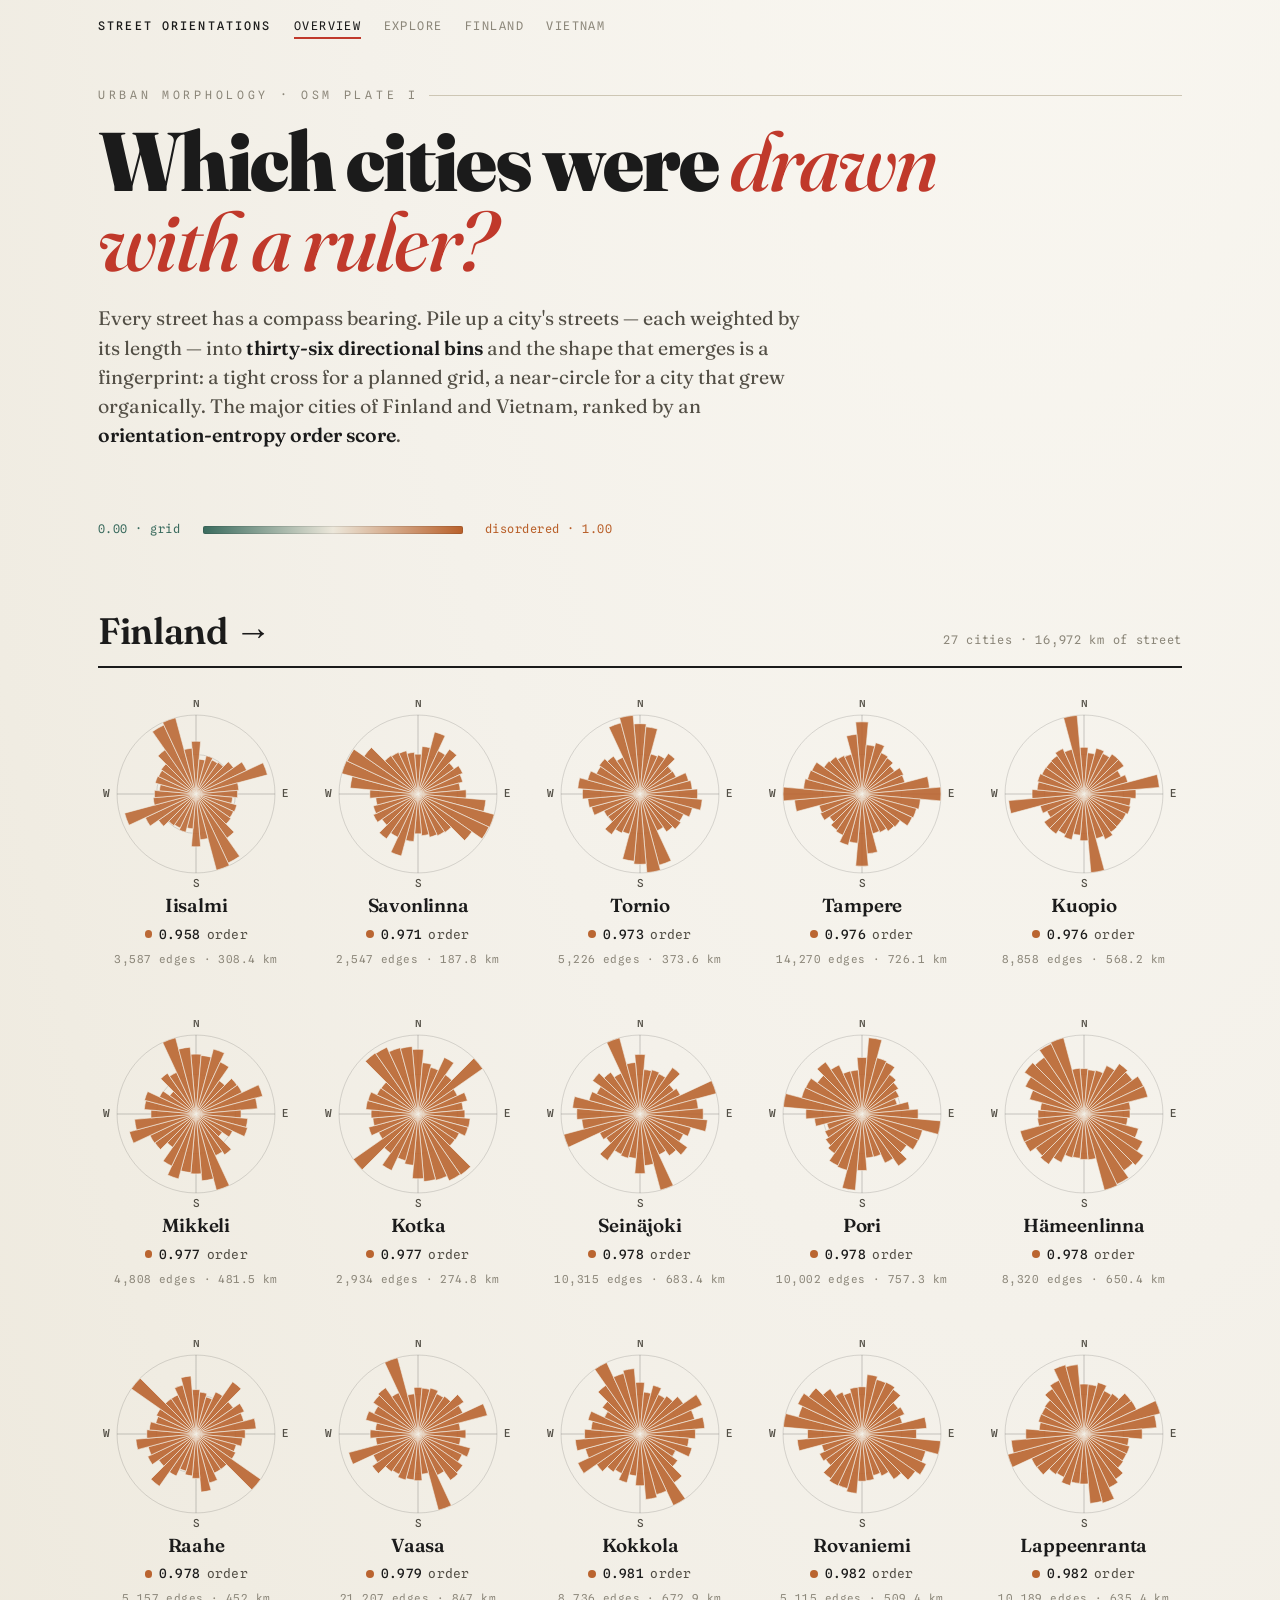
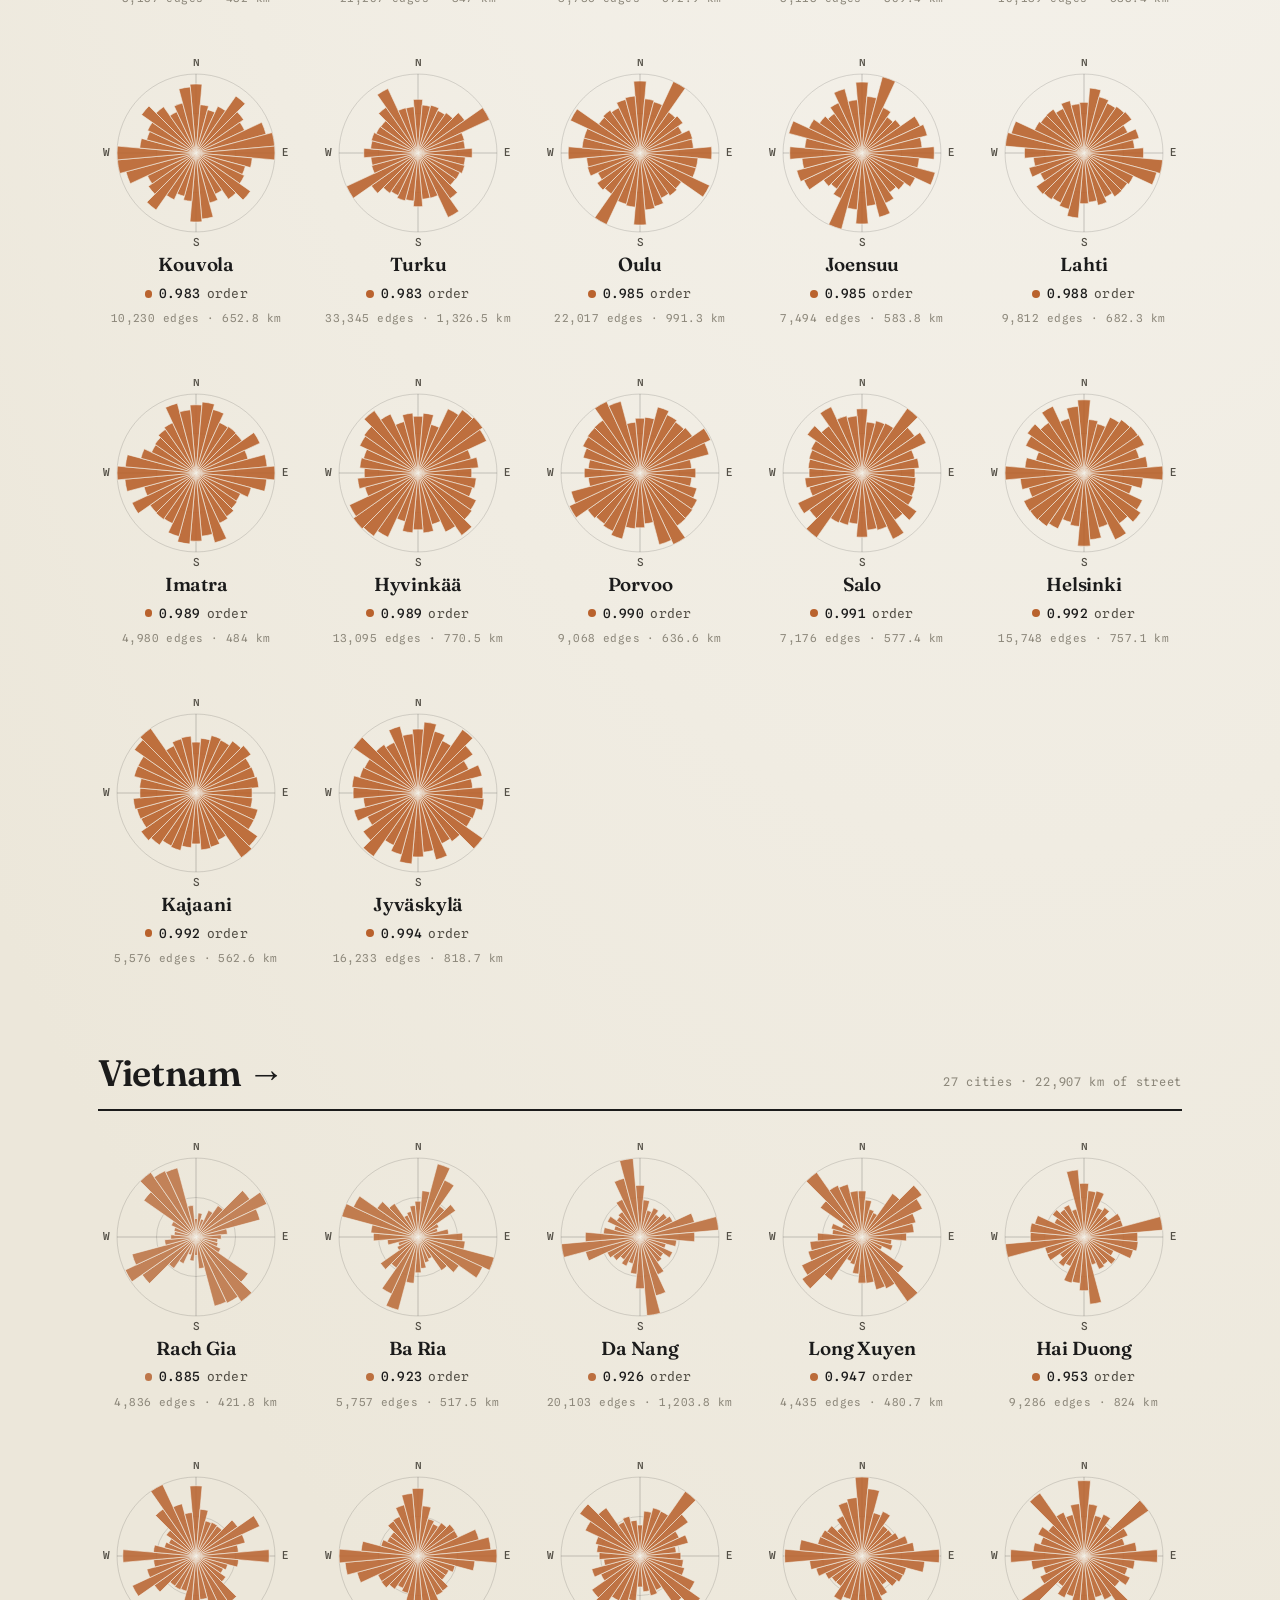
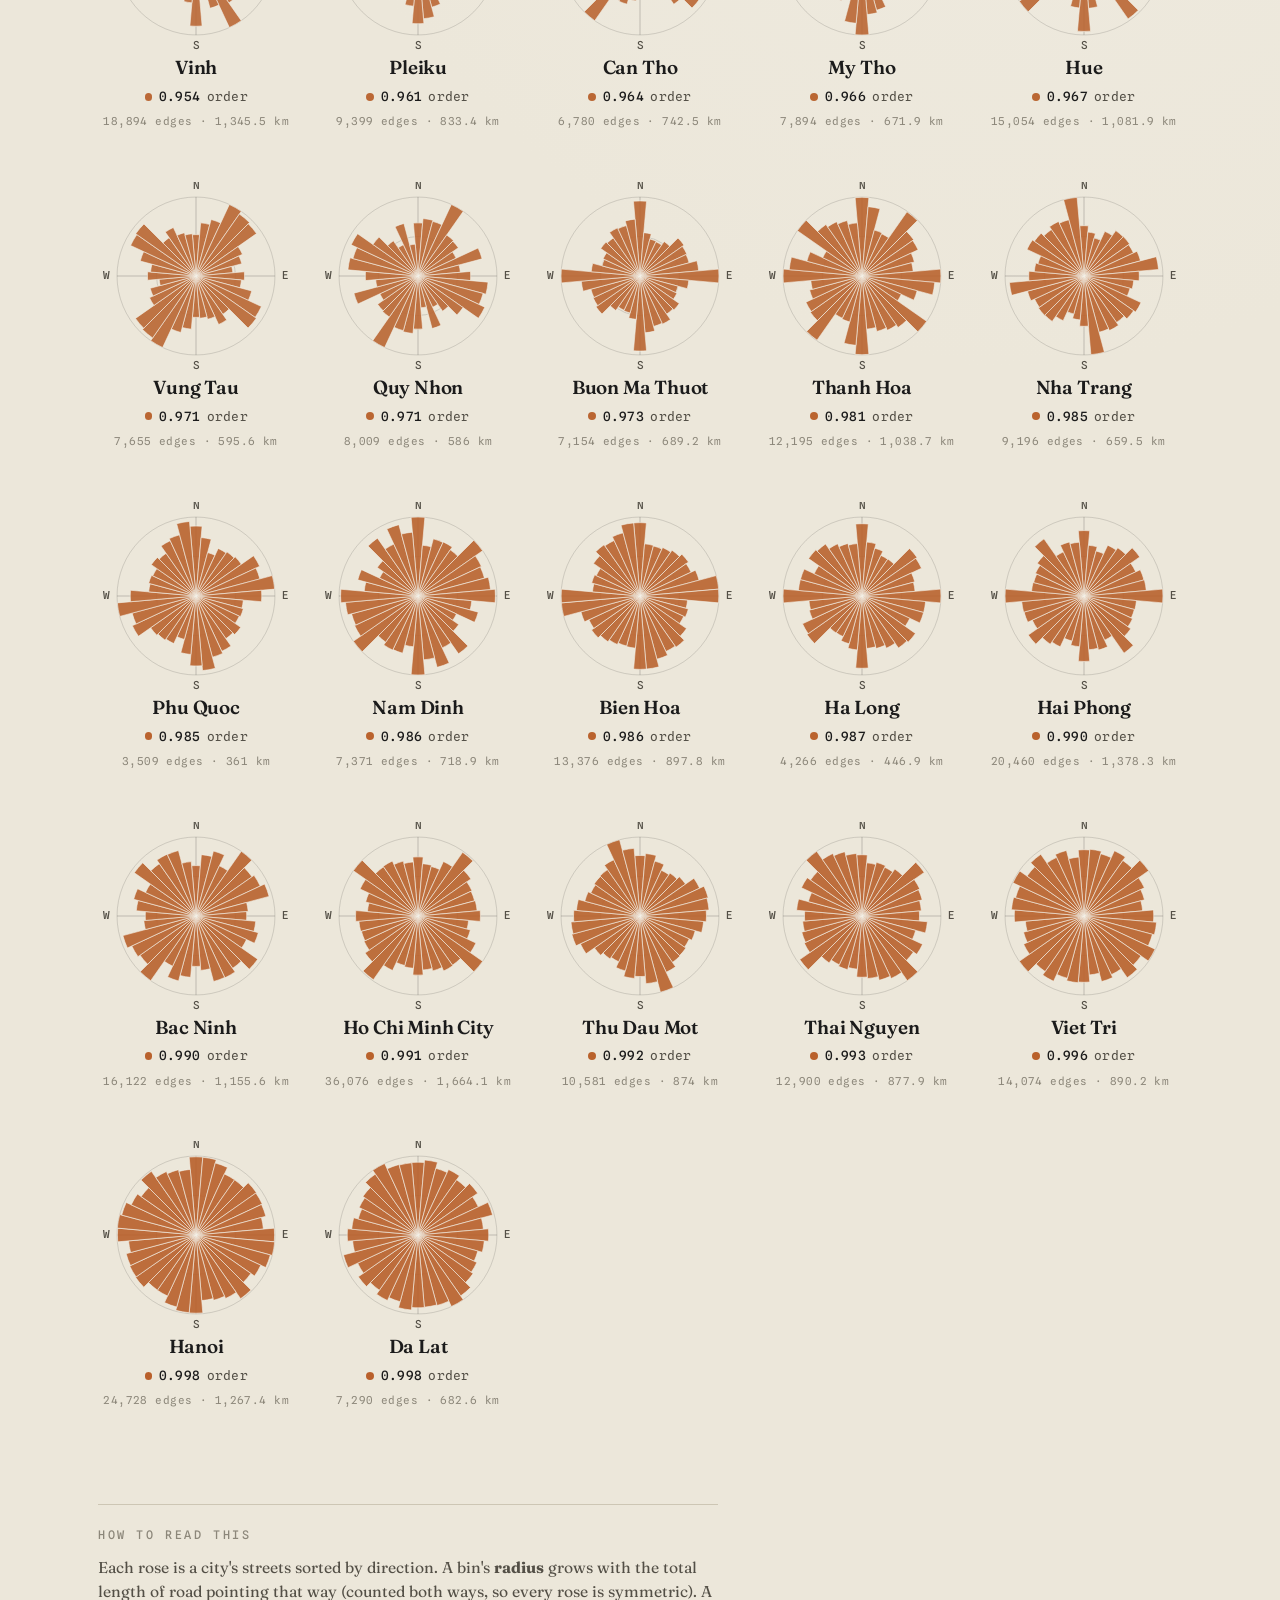
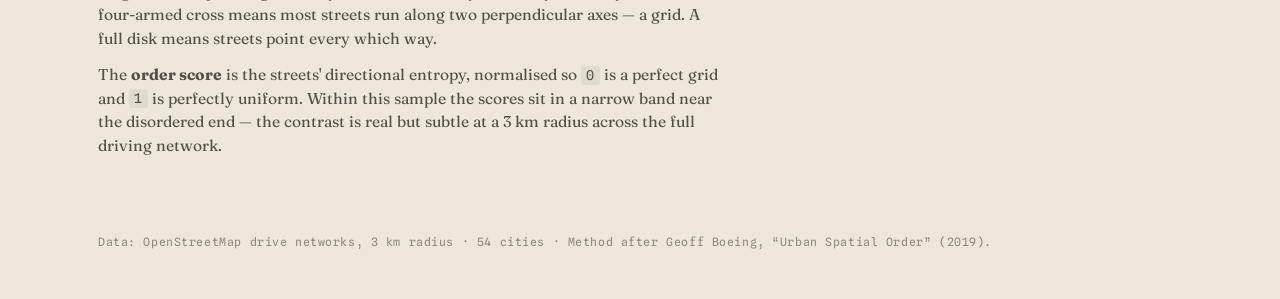
<file: index.html>
<!DOCTYPE html>
<html lang="en">
<head>
<meta charset="utf-8">
<meta name="viewport" content="width=device-width, initial-scale=1">
<title>Street Orientations — Finland vs. Vietnam</title>
<meta name="description" content="Length-weighted street-bearing rose plots for the major cities of Finland and Vietnam, with an orientation-entropy order score.">
<link rel="preconnect" href="https://fonts.googleapis.com">
<link rel="preconnect" href="https://fonts.gstatic.com" crossorigin>
<link href="https://fonts.googleapis.com/css2?family=Fraunces:opsz,wght@9..144,400;9..144,500;9..144,600;9..144,900&family=Spline+Sans+Mono:wght@400;500&display=swap" rel="stylesheet">
<link rel="stylesheet" href="app.css">
</head>
<body>
<nav class="top">
  <span class="brand">Street Orientations</span>
  <a href="index.html" aria-current="page">Overview</a>
  <a href="explore.html">Explore</a>
  <a href="finland.html">Finland</a>
  <a href="vietnam.html">Vietnam</a>
</nav>

<header class="masthead">
  <p class="kicker">Urban Morphology · OSM Plate I</p>
  <h1>Which cities were <em>drawn with a ruler?</em></h1>
  <p class="standfirst">
    Every street has a compass bearing. Pile up a city's streets — each weighted by its
    length — into <b>thirty-six directional bins</b> and the shape that emerges is a fingerprint:
    a tight cross for a planned grid, a near-circle for a city that grew organically.
    The major cities of Finland and Vietnam, ranked by an <b>orientation-entropy order score</b>.
  </p>
</header>

<div class="legend" aria-hidden="true">
  <span class="lab lo">0.00 · grid</span>
  <span class="scalebar"></span>
  <span class="lab hi">disordered · 1.00</span>
</div>

<main id="plates"><p class="loading">Drawing roses…</p></main>

<footer>
  <span id="srcline">Data: OpenStreetMap drive networks, 3 km radius · </span>
  Method after Geoff Boeing, “Urban Spatial Order” (2019).
</footer>

<script src="app.js"></script>
<script>
loadData().then(d=>{
  document.title = d.title + " — Finland vs. Vietnam";
  document.getElementById("srcline").textContent =
    `Data: OpenStreetMap drive networks, 3 km radius · ${d.cities.length} cities · `;
  const main=document.getElementById("plates");
  main.innerHTML="";
  const order=["Finland","Vietnam"];
  const present=[...new Set(d.cities.map(c=>c.country))];
  const seq=[...order.filter(c=>present.includes(c)), ...present.filter(c=>!order.includes(c))];
  const slug = c => c.toLowerCase().replace(/[^a-z]/g,"");
  for(const country of seq){
    const cs=d.cities.filter(c=>c.country===country).sort((a,b)=>a.order_score.all-b.order_score.all);
    const totalKm=cs.reduce((s,c)=>s+(c.total_km.all||0),0);
    const sec=document.createElement("section");
    sec.className="plate";
    sec.innerHTML=`
      <div class="plate-head">
        <h2><a href="${slug(country)}.html">${country} →</a></h2>
        <span class="meta">${cs.length} cities · ${Math.round(totalKm).toLocaleString()} km of street</span>
      </div>
      <div class="roses"></div>`;
    const grid=sec.querySelector(".roses");
    cs.forEach(c=>grid.appendChild(cityCard(c)));
    main.appendChild(sec);
  }
  const note=document.createElement("aside");
  note.className="note";
  note.innerHTML=`
    <h3>How to read this</h3>
    <p>Each rose is a city's streets sorted by direction. A bin's <b>radius</b> grows with the
    total length of road pointing that way (counted both ways, so every rose is symmetric).
    A four-armed cross means most streets run along two perpendicular axes — a grid.
    A full disk means streets point every which way.</p>
    <p>The <b>order score</b> is the streets' directional entropy, normalised so
    <code>0</code> is a perfect grid and <code>1</code> is perfectly uniform. Within this
    sample the scores sit in a narrow band near the disordered end — the contrast is real but
    subtle at a 3&nbsp;km radius across the full driving network.</p>`;
  main.appendChild(note);
}).catch(e=>showLoadError(document.getElementById("plates"), e));
</script>
</body>
</html>
</file>
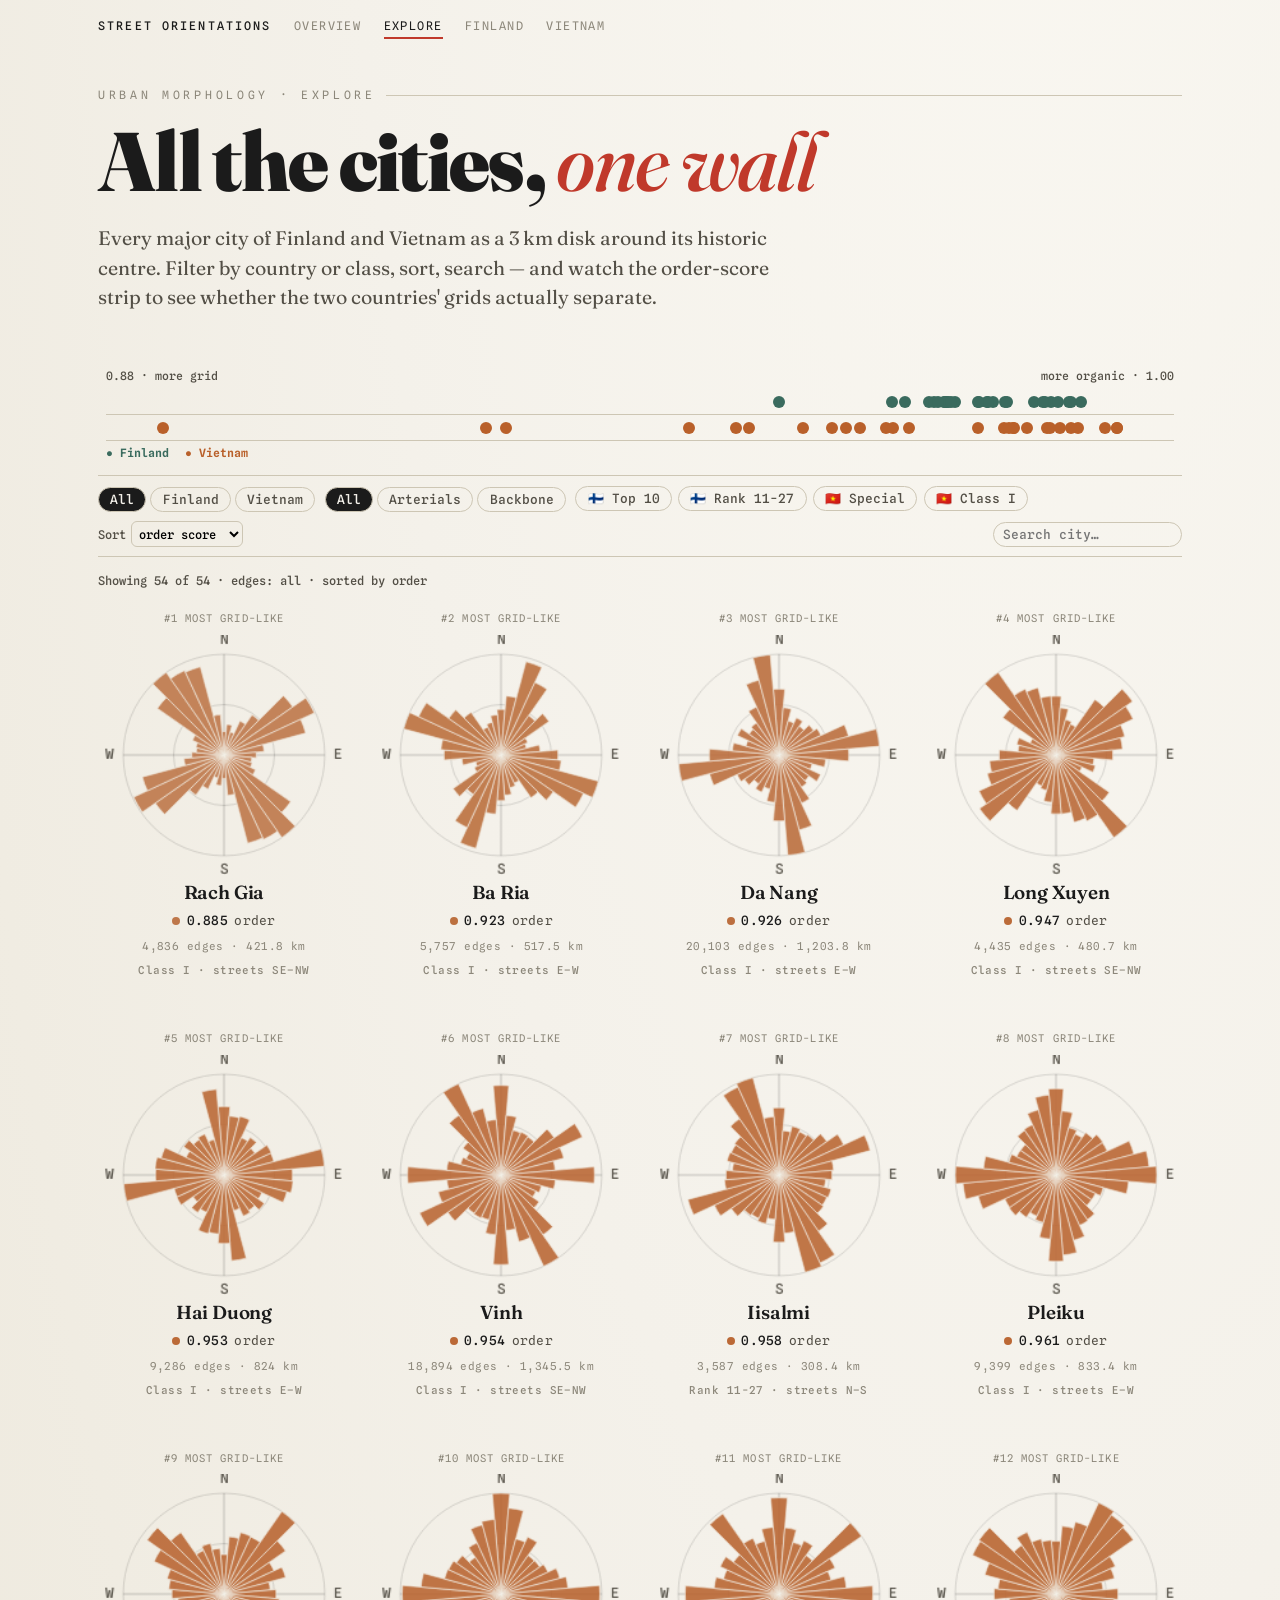
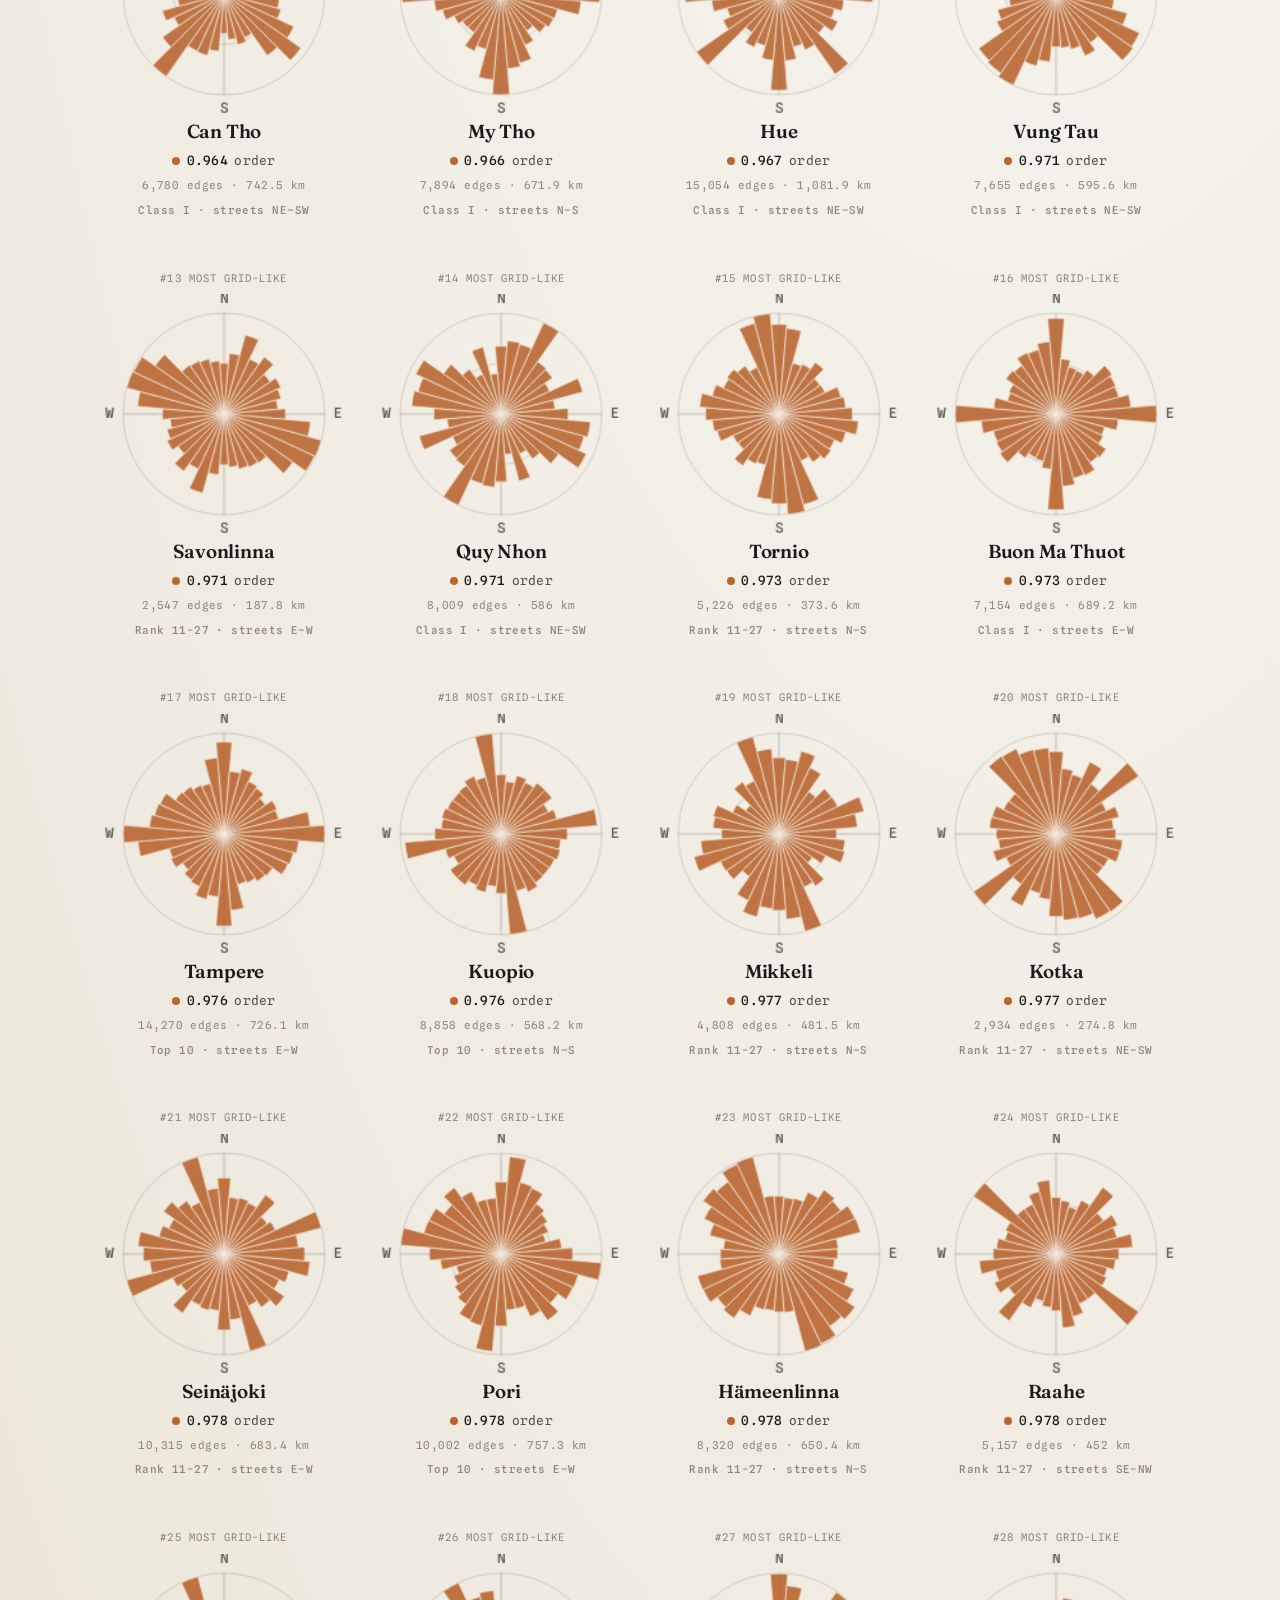
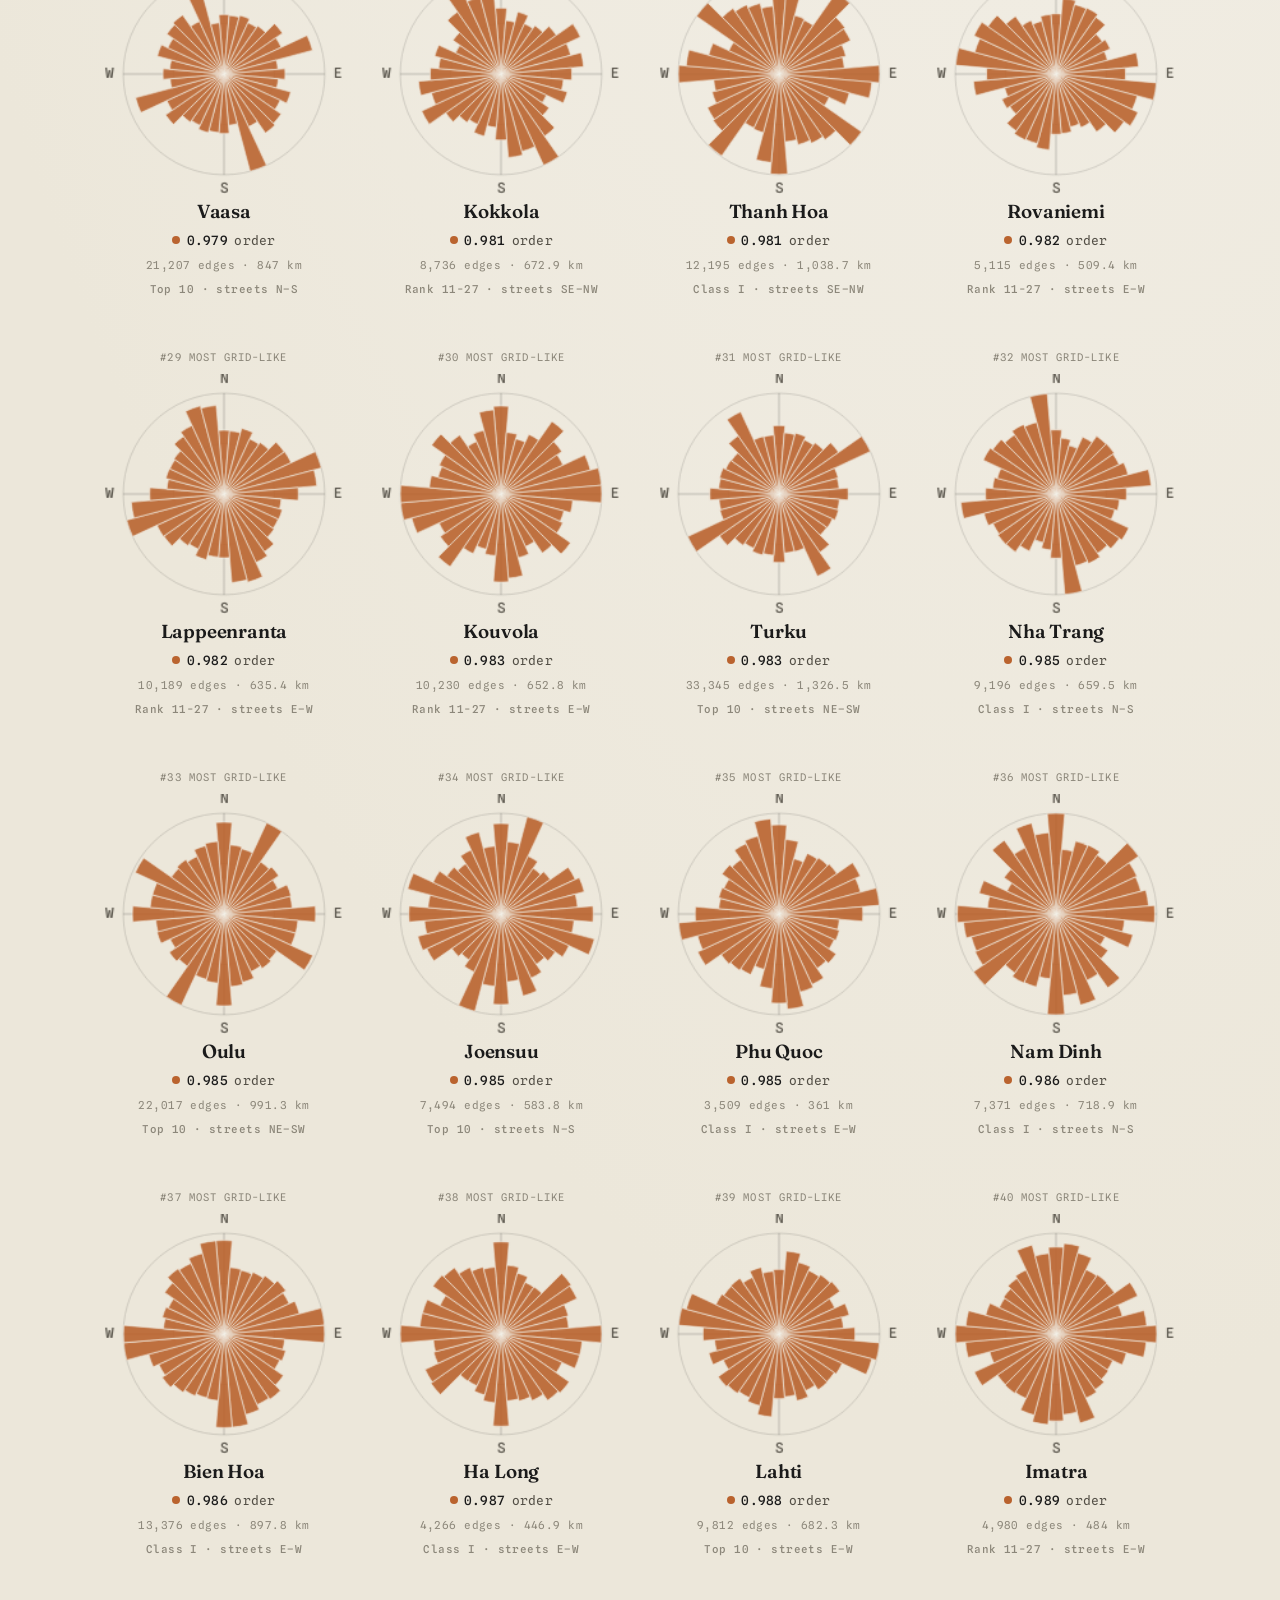
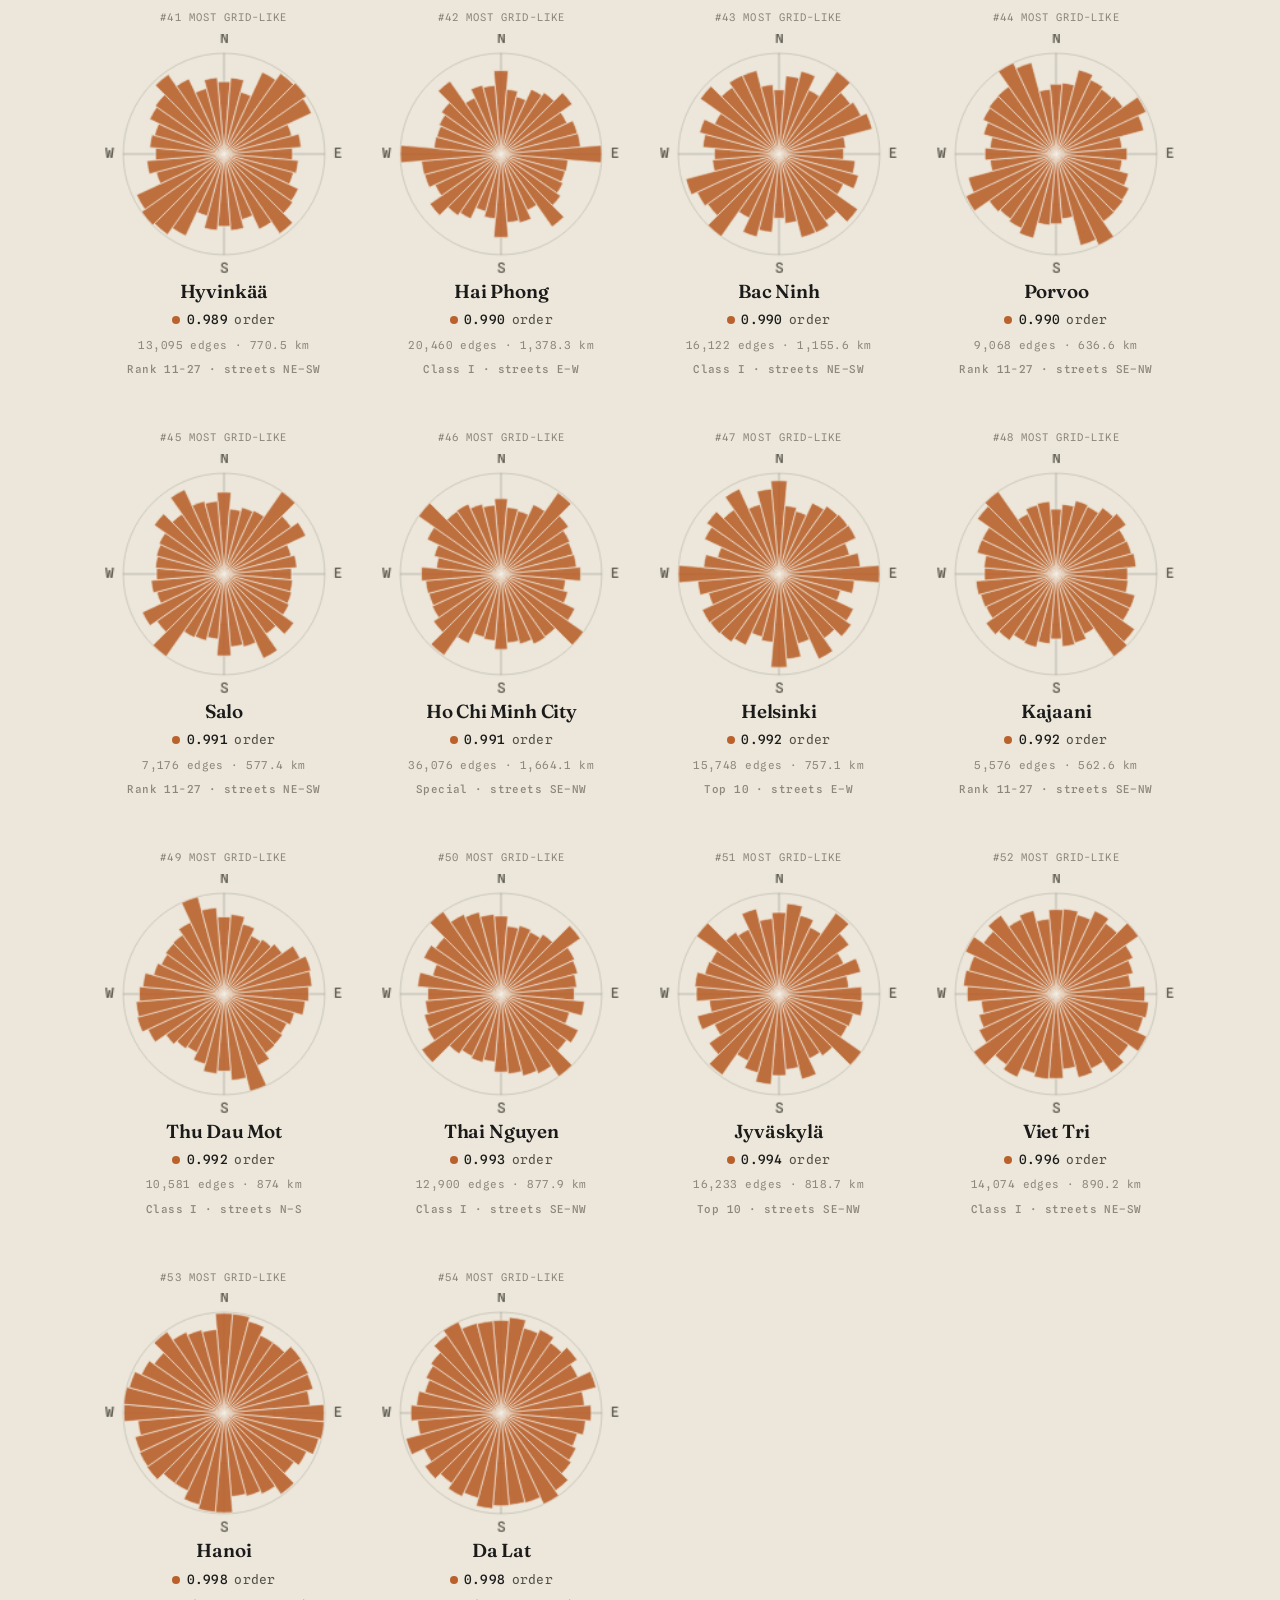
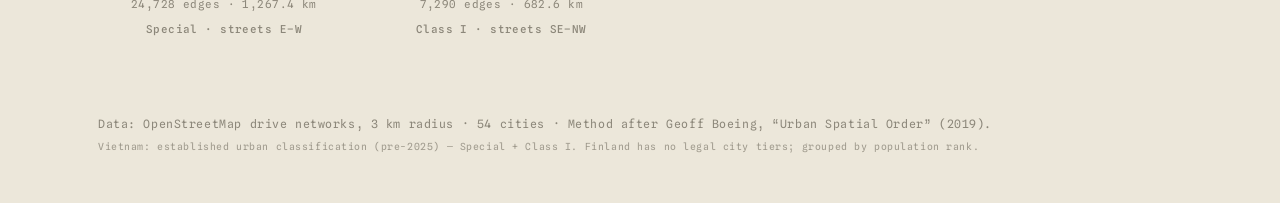
<file: explore.html>
<!DOCTYPE html>
<html lang="en">
<head>
<meta charset="utf-8">
<meta name="viewport" content="width=device-width, initial-scale=1">
<title>Explore — Street Orientations</title>
<meta name="description" content="Filter and compare street-orientation roses across the major cities of Finland and Vietnam.">
<link rel="preconnect" href="https://fonts.googleapis.com">
<link rel="preconnect" href="https://fonts.gstatic.com" crossorigin>
<link href="https://fonts.googleapis.com/css2?family=Fraunces:opsz,wght@9..144,400;9..144,500;9..144,600;9..144,900&family=Spline+Sans+Mono:wght@400;500&display=swap" rel="stylesheet">
<link rel="stylesheet" href="app.css">
</head>
<body>
<nav class="top">
  <span class="brand">Street Orientations</span>
  <a href="index.html">Overview</a>
  <a href="explore.html" aria-current="page">Explore</a>
  <a href="finland.html">Finland</a>
  <a href="vietnam.html">Vietnam</a>
</nav>

<header class="masthead">
  <p class="kicker">Urban Morphology · Explore</p>
  <h1>All the cities, <em>one wall</em></h1>
  <p class="standfirst">Every major city of Finland and Vietnam as a 3&nbsp;km disk around its historic centre.
    Filter by country or class, sort, search — and watch the order-score strip to see whether the two
    countries' grids actually separate.</p>
</header>

<main id="explore">
  <section id="strip" class="strip" aria-label="Order-score strip"></section>

  <div class="filterbar">
    <div class="seg" role="group" aria-label="Country">
      <button data-country="All">All</button>
      <button data-country="Finland">Finland</button>
      <button data-country="Vietnam">Vietnam</button>
    </div>
    <div class="seg" role="group" aria-label="Edges">
      <button data-subset="all">All</button>
      <button data-subset="arterials">Arterials</button>
      <button data-subset="backbone">Backbone</button>
    </div>
    <div id="chips" class="chips" aria-label="Class"></div>
    <label class="ctl">Sort
      <select id="sort">
        <option value="order">order score</option>
        <option value="population">population</option>
        <option value="km">km of street</option>
        <option value="name">name</option>
      </select>
    </label>
    <input id="search" class="search" type="search" placeholder="Search city…" aria-label="Search city">
  </div>

  <div id="count" class="count"></div>
  <div id="egrid" class="roses detail"><p class="loading">Drawing roses…</p></div>
</main>

<footer>
  <span id="srcline"></span>
  Method after Geoff Boeing, “Urban Spatial Order” (2019).
  <span id="classnote" class="classnote"></span>
</footer>

<script src="app.js"></script>
<script src="explore.js"></script>
</body>
</html>
</file>
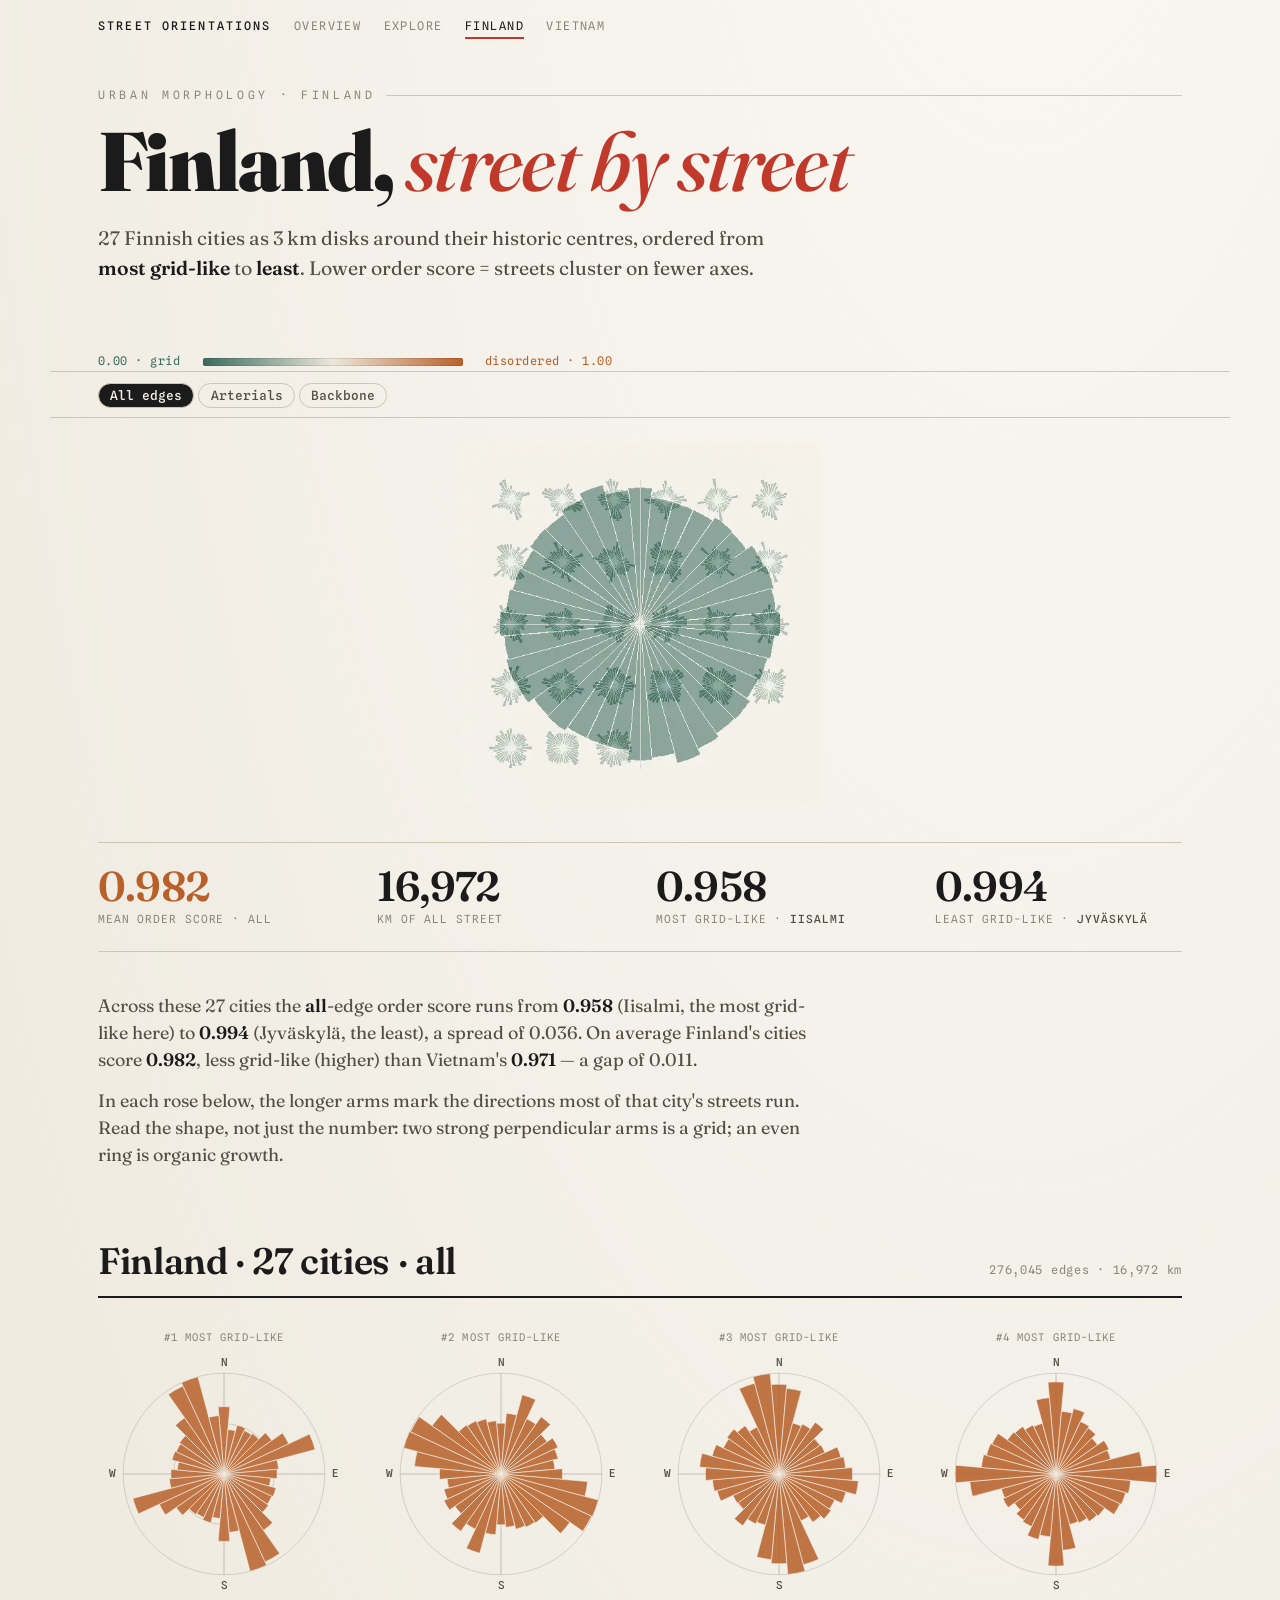
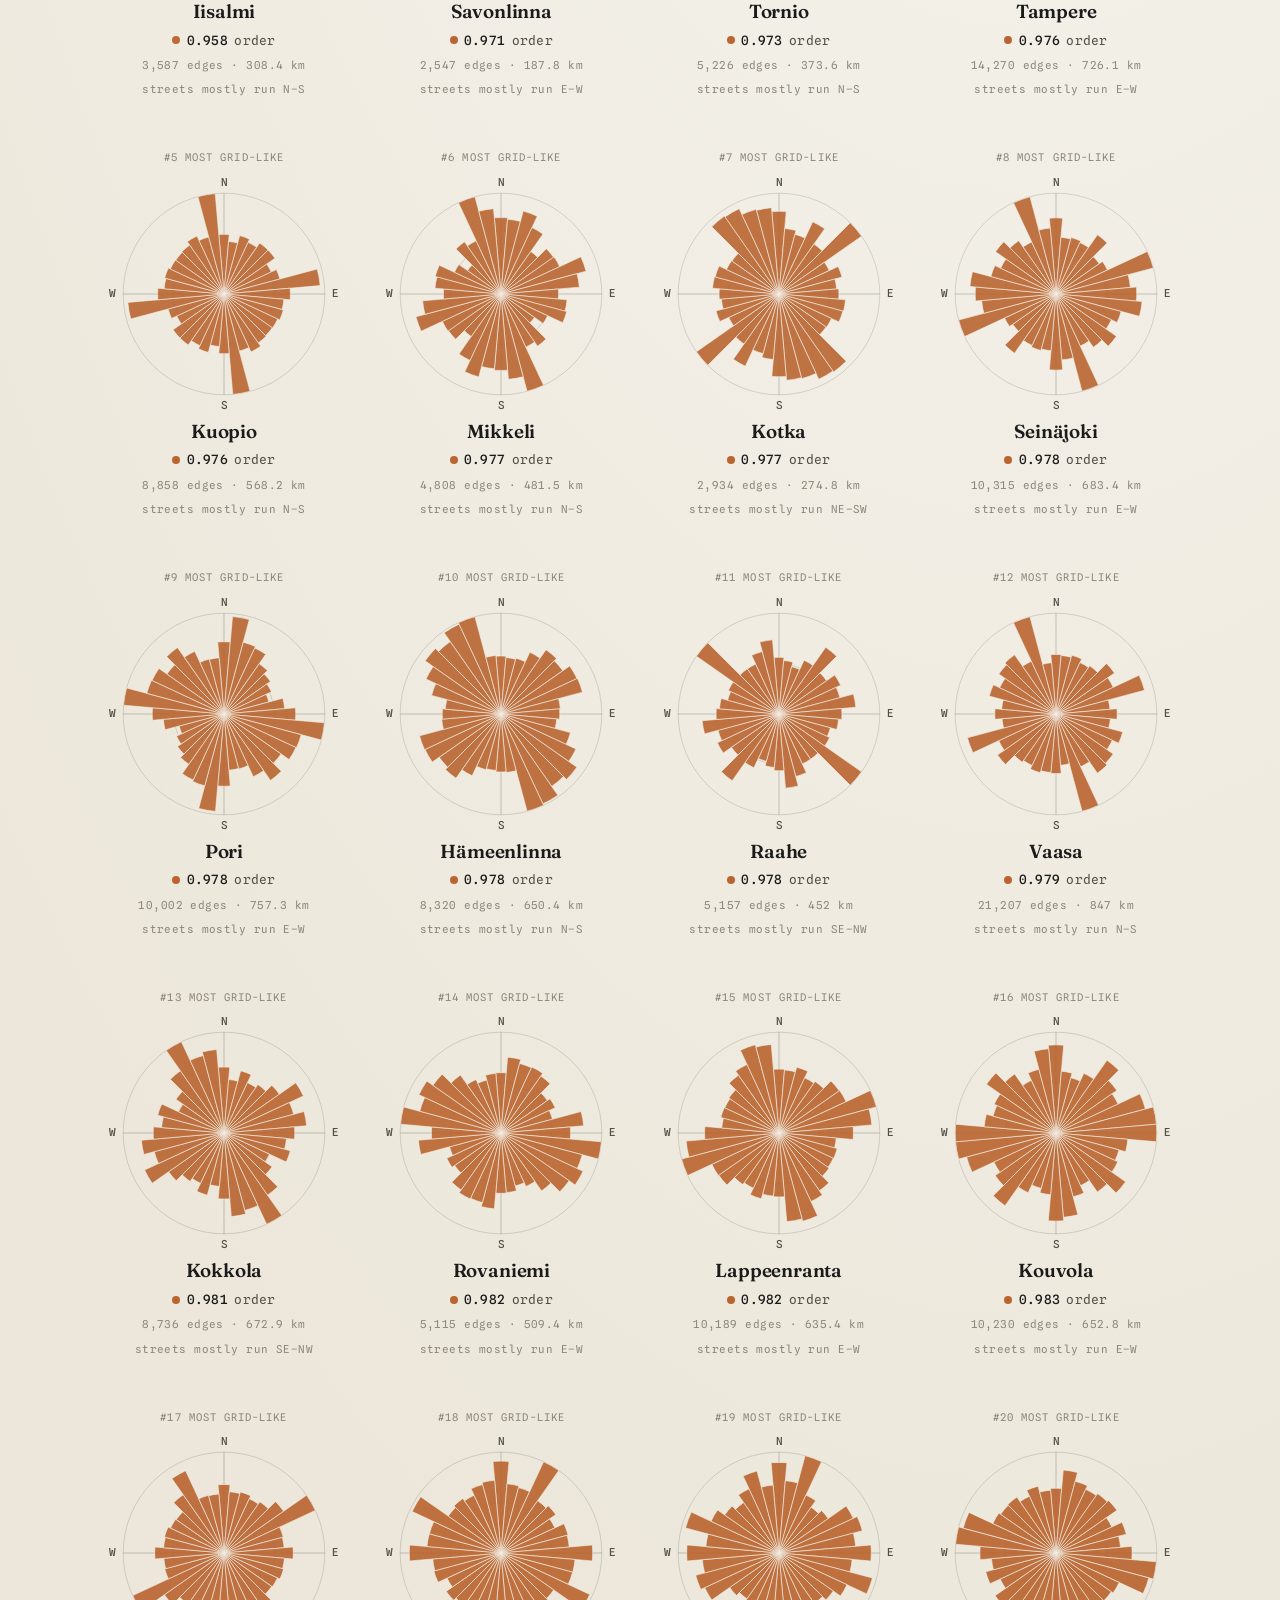
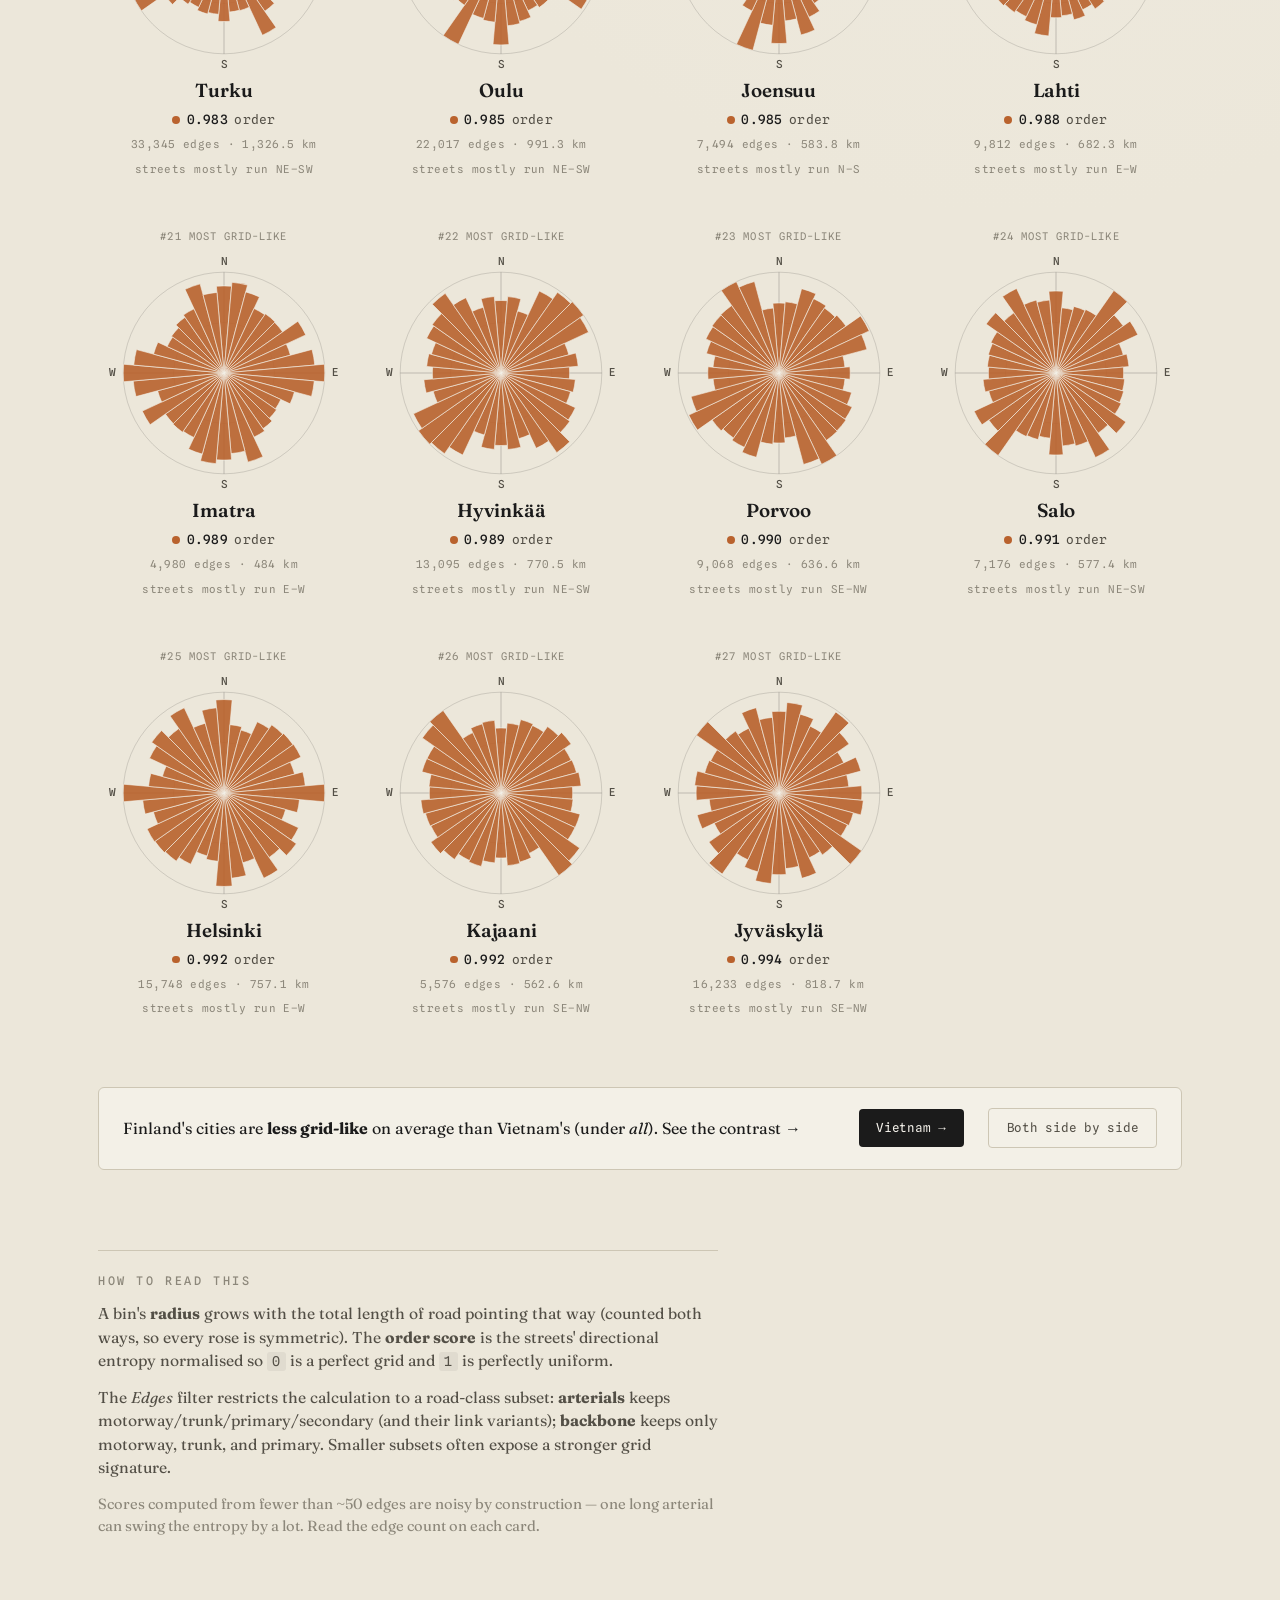
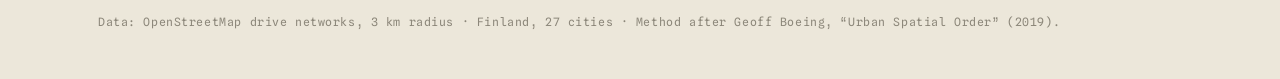
<file: finland.html>
<!DOCTYPE html>
<html lang="en">
<head>
<meta charset="utf-8">
<meta name="viewport" content="width=device-width, initial-scale=1">
<title>Finland — Street Orientations</title>
<meta name="description" content="Street-orientation rose plots for Finland's major cities, ranked by orientation-entropy order score.">
<link rel="preconnect" href="https://fonts.googleapis.com">
<link rel="preconnect" href="https://fonts.gstatic.com" crossorigin>
<link href="https://fonts.googleapis.com/css2?family=Fraunces:opsz,wght@9..144,400;9..144,500;9..144,600;9..144,900&family=Spline+Sans+Mono:wght@400;500&display=swap" rel="stylesheet">
<link rel="stylesheet" href="app.css">
</head>
<body>
<nav class="top">
  <span class="brand">Street Orientations</span>
  <a href="index.html">Overview</a>
  <a href="explore.html">Explore</a>
  <a href="finland.html" aria-current="page">Finland</a>
  <a href="vietnam.html">Vietnam</a>
</nav>

<header class="masthead">
  <p class="kicker">Urban Morphology · Finland</p>
  <h1>Finland, <em>street by street</em></h1>
  <p class="standfirst" id="standfirst">Finland's major cities, each a 3&nbsp;km disk around its historic centre.</p>
</header>

<div class="legend" aria-hidden="true">
  <span class="lab lo">0.00 · grid</span>
  <span class="scalebar"></span>
  <span class="lab hi">disordered · 1.00</span>
</div>

<div class="filterbar filterbar-country">
  <div class="seg" role="group" aria-label="Edges">
    <button data-subset="all">All edges</button>
    <button data-subset="arterials">Arterials</button>
    <button data-subset="backbone">Backbone</button>
  </div>
</div>

<section class="country-loop" aria-hidden="true">
  <img class="anim" src="finland-loop.webp" alt="">
  <img class="still" src="finland-loop.png" alt="">
</section>

<main id="page" data-country="Finland" data-other="Vietnam"><p class="loading">Drawing roses…</p></main>

<footer>
  <span id="srcline"></span>
  Method after Geoff Boeing, “Urban Spatial Order” (2019).
</footer>

<script src="app.js"></script>
<script src="country.js"></script>
</body>
</html>
</file>
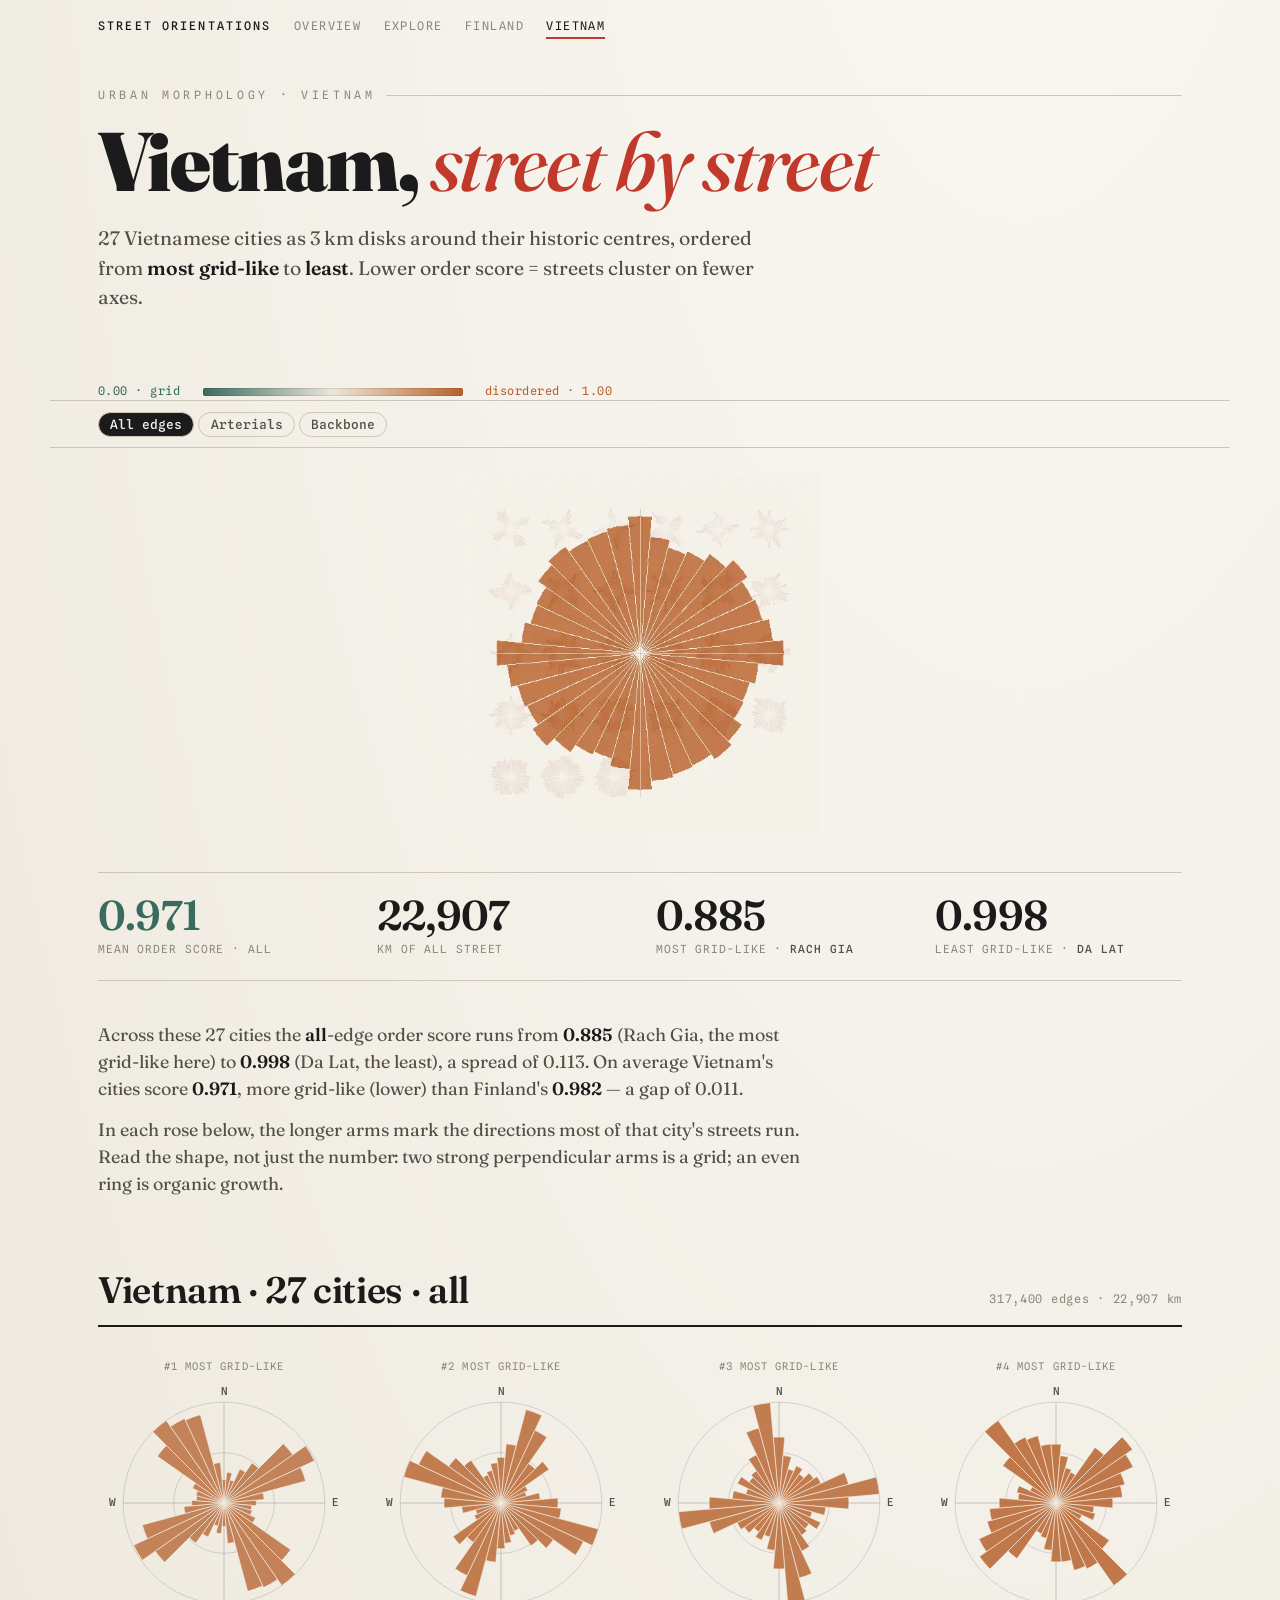
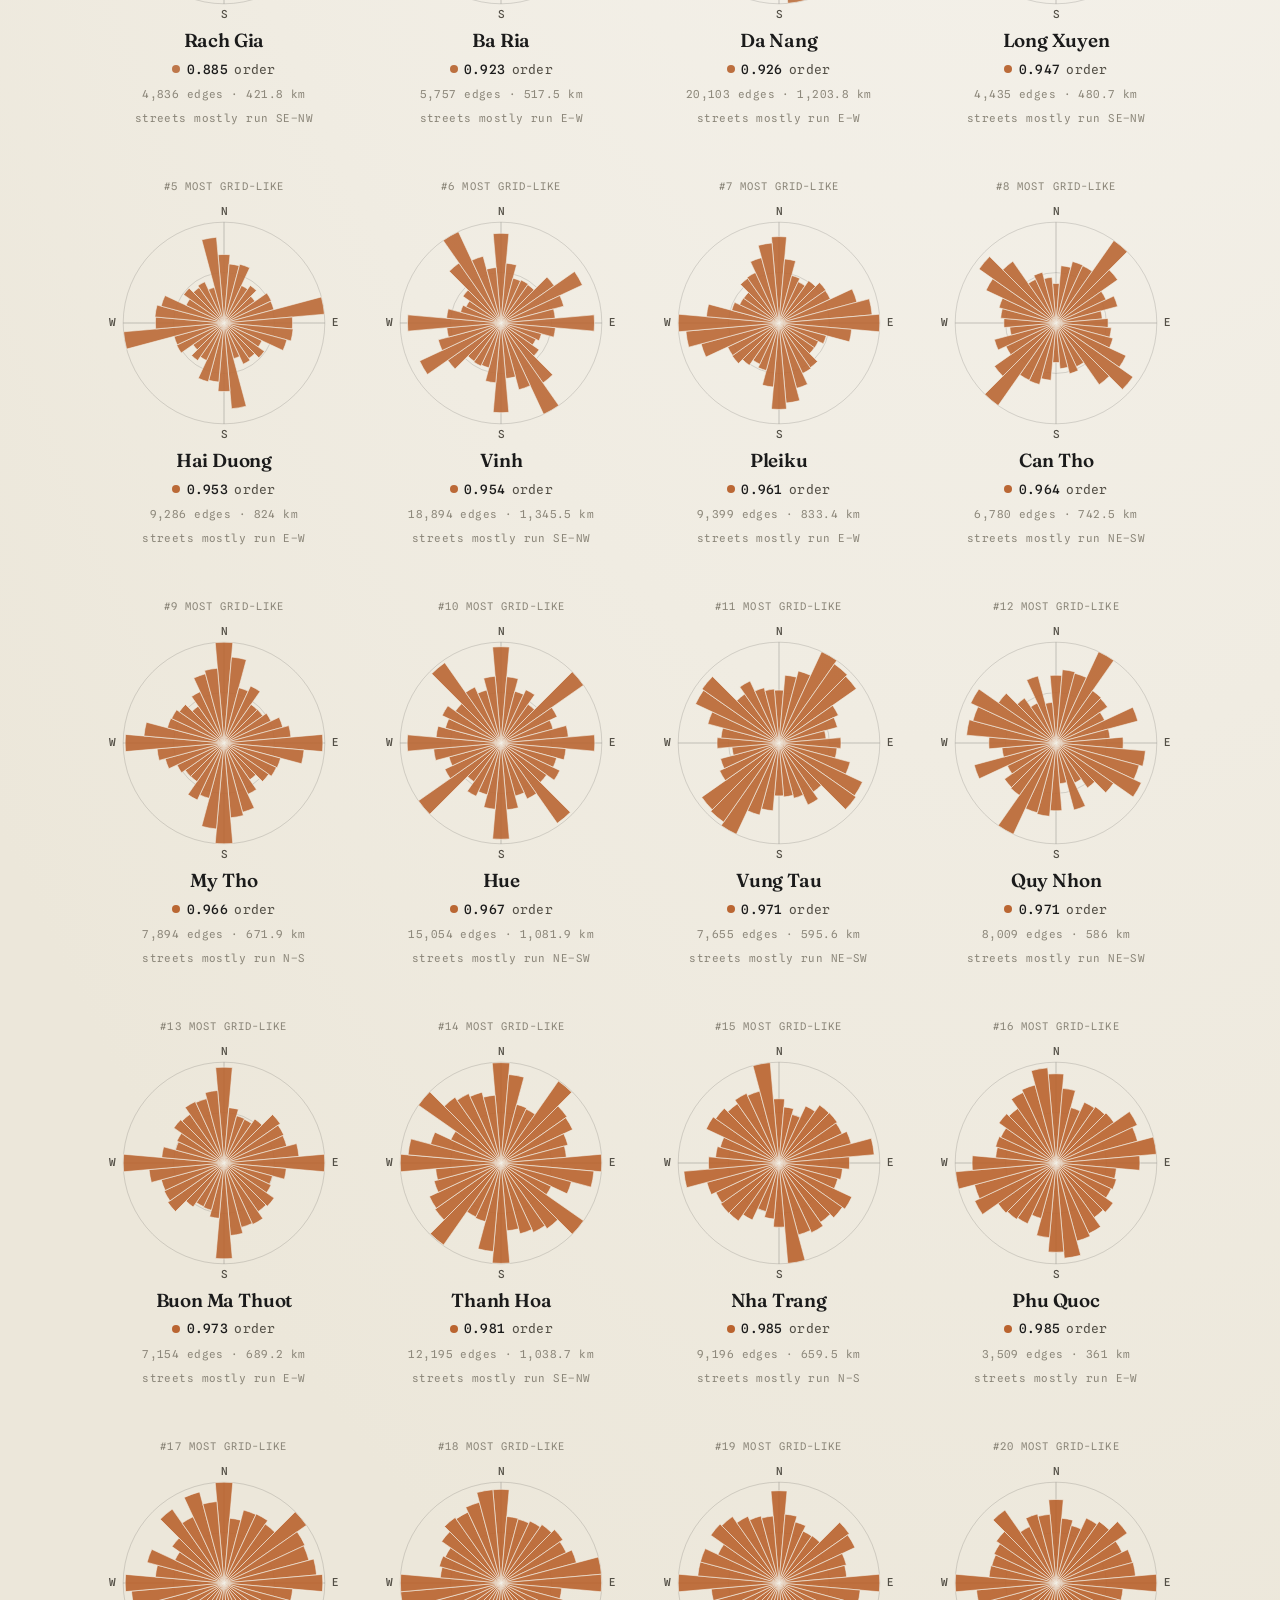
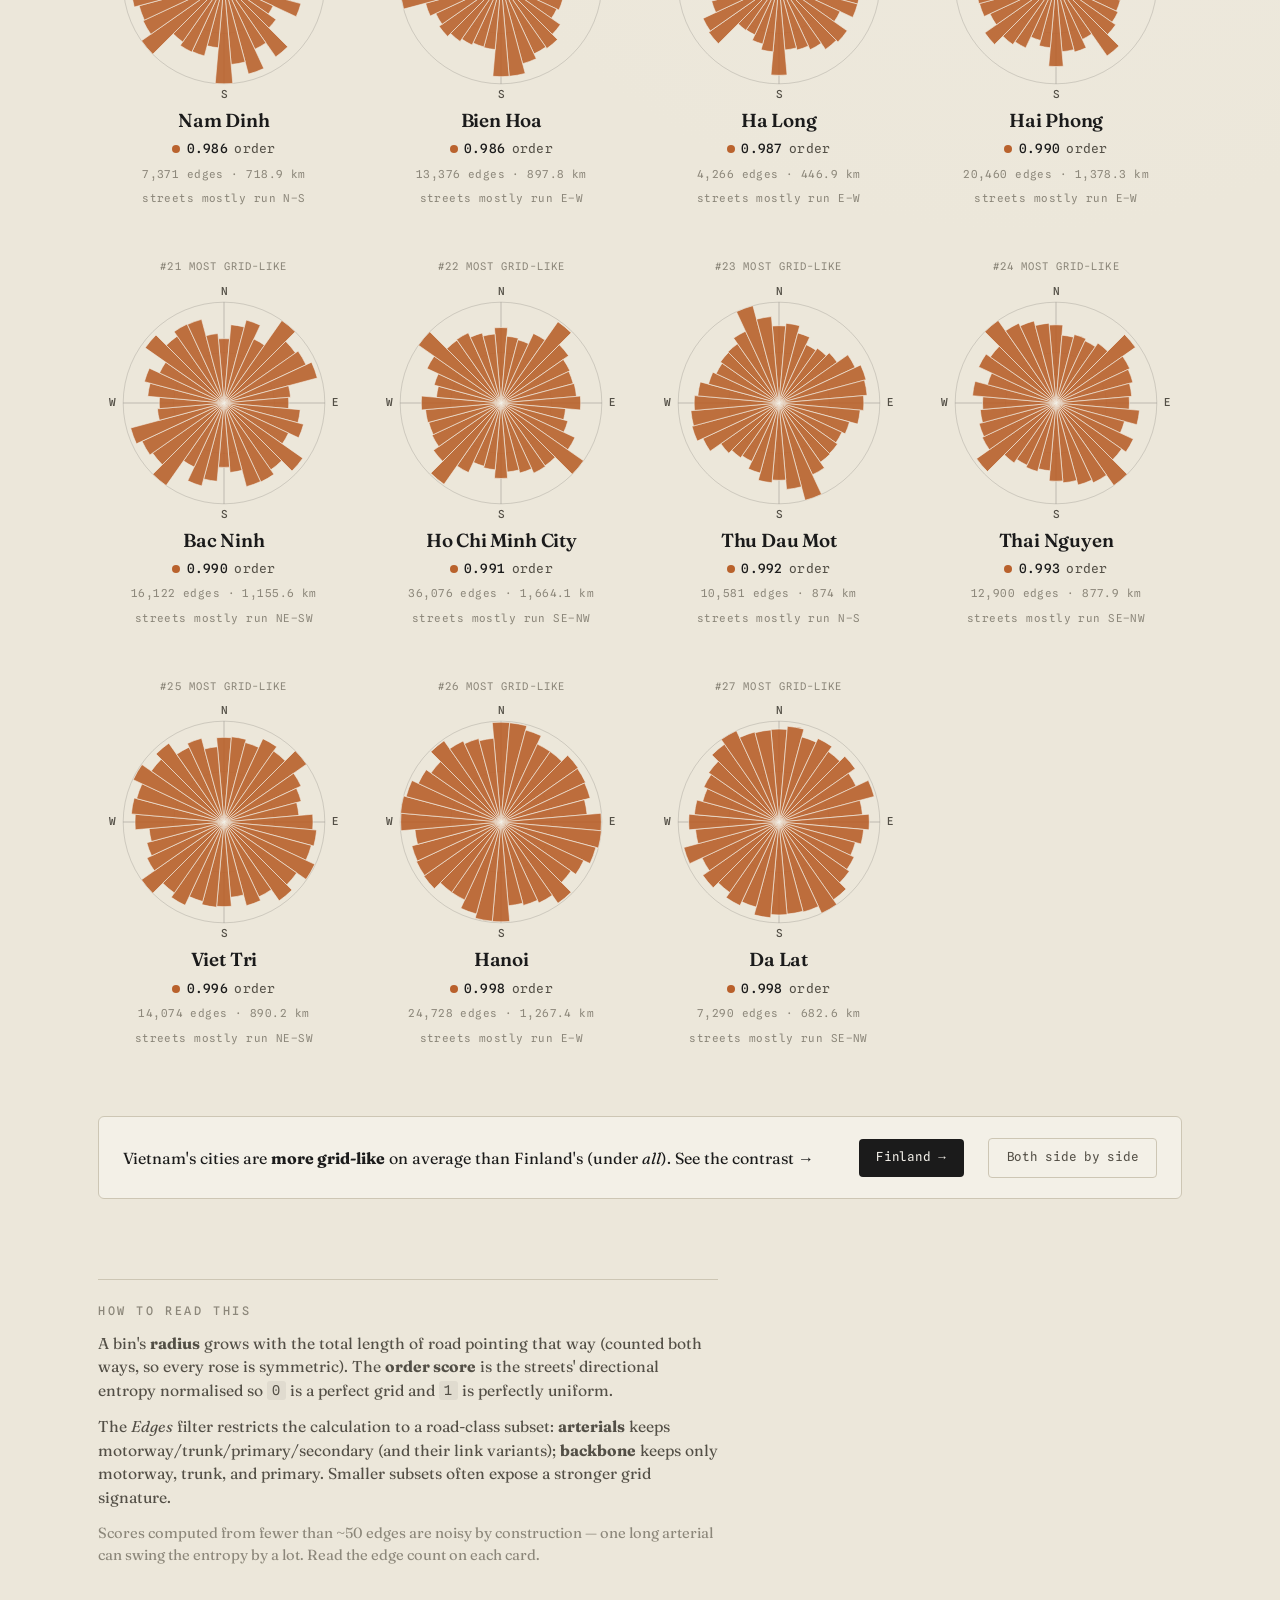
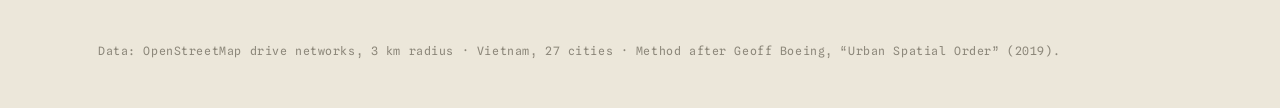
<file: vietnam.html>
<!DOCTYPE html>
<html lang="en">
<head>
<meta charset="utf-8">
<meta name="viewport" content="width=device-width, initial-scale=1">
<title>Vietnam — Street Orientations</title>
<meta name="description" content="Street-orientation rose plots for Vietnam's major cities, ranked by orientation-entropy order score.">
<link rel="preconnect" href="https://fonts.googleapis.com">
<link rel="preconnect" href="https://fonts.gstatic.com" crossorigin>
<link href="https://fonts.googleapis.com/css2?family=Fraunces:opsz,wght@9..144,400;9..144,500;9..144,600;9..144,900&family=Spline+Sans+Mono:wght@400;500&display=swap" rel="stylesheet">
<link rel="stylesheet" href="app.css">
</head>
<body>
<nav class="top">
  <span class="brand">Street Orientations</span>
  <a href="index.html">Overview</a>
  <a href="explore.html">Explore</a>
  <a href="finland.html">Finland</a>
  <a href="vietnam.html" aria-current="page">Vietnam</a>
</nav>

<header class="masthead">
  <p class="kicker">Urban Morphology · Vietnam</p>
  <h1>Vietnam, <em>street by street</em></h1>
  <p class="standfirst" id="standfirst">Vietnam's major cities, each a 3&nbsp;km disk around its historic centre.</p>
</header>

<div class="legend" aria-hidden="true">
  <span class="lab lo">0.00 · grid</span>
  <span class="scalebar"></span>
  <span class="lab hi">disordered · 1.00</span>
</div>

<div class="filterbar filterbar-country">
  <div class="seg" role="group" aria-label="Edges">
    <button data-subset="all">All edges</button>
    <button data-subset="arterials">Arterials</button>
    <button data-subset="backbone">Backbone</button>
  </div>
</div>

<section class="country-loop" aria-hidden="true">
  <img class="anim" src="vietnam-loop.webp" alt="">
  <img class="still" src="vietnam-loop.png" alt="">
</section>

<main id="page" data-country="Vietnam" data-other="Finland"><p class="loading">Drawing roses…</p></main>

<footer>
  <span id="srcline"></span>
  Method after Geoff Boeing, “Urban Spatial Order” (2019).
</footer>

<script src="app.js"></script>
<script src="country.js"></script>
</body>
</html>
</file>
<file: app.css>
:root{
  --paper:#f4f1ea;
  --paper-deep:#ece7da;
  --ink:#1b1b1b;
  --ink-soft:#534f46;
  --ink-faint:#8c877a;
  --rule:#cdc6b4;
  --accent:#c0392b;           /* the project red */
  --grid:#3a6b5e;             /* "more ordered" end */
  --chaos:#b9602a;            /* "more disordered" end */
  --maxw:1180px;
}
*{box-sizing:border-box;}
html{-webkit-text-size-adjust:100%;}
body{
  margin:0;
  background:
    radial-gradient(120% 80% at 80% -10%, #faf8f2 0%, var(--paper) 45%, var(--paper-deep) 100%);
  color:var(--ink);
  font-family:"Fraunces", Georgia, serif;
  font-optical-sizing:auto;
  line-height:1.5;
  text-rendering:optimizeLegibility;
  -webkit-font-smoothing:antialiased;
}
.mono{font-family:"Spline Sans Mono", ui-monospace, monospace;}

/* ---- top nav (shared) ---- */
nav.top{
  max-width:var(--maxw);
  margin:0 auto;
  padding:1.1rem clamp(1.2rem,5vw,3rem) 0;
  display:flex;align-items:baseline;gap:1.4rem;flex-wrap:wrap;
  font-family:"Spline Sans Mono", monospace;
  font-size:.74rem;letter-spacing:.12em;text-transform:uppercase;
}
nav.top .brand{color:var(--ink);font-weight:500;letter-spacing:.18em;}
nav.top a{color:var(--ink-faint);text-decoration:none;transition:color .2s ease;}
nav.top a:hover{color:var(--accent);}
nav.top a[aria-current="page"]{color:var(--ink);border-bottom:2px solid var(--accent);padding-bottom:2px;}
nav.top .spacer{flex:1;}

/* ---- masthead ---- */
header.masthead{
  max-width:var(--maxw);
  margin:0 auto;
  padding:clamp(1.6rem,4vw,3rem) clamp(1.2rem,5vw,3rem) clamp(1.4rem,3vw,2.2rem);
}
.kicker{
  font-family:"Spline Sans Mono", monospace;
  font-size:.72rem;letter-spacing:.32em;text-transform:uppercase;color:var(--ink-faint);
  display:flex;gap:.9em;align-items:center;margin:0 0 1.1rem;
}
.kicker::after{content:"";flex:1;height:1px;background:var(--rule);}
h1{
  font-weight:900;font-size:clamp(2.4rem,7vw,5.2rem);line-height:.96;letter-spacing:-.02em;margin:0;max-width:15ch;
}
h1 em{font-style:italic;font-weight:500;color:var(--accent);}
.standfirst{margin:1.4rem 0 0;max-width:54ch;font-size:clamp(1.02rem,1.6vw,1.22rem);color:var(--ink-soft);}
.standfirst b{font-weight:600;color:var(--ink);}

/* ---- order-score legend ---- */
.legend{
  max-width:var(--maxw);margin:clamp(1.4rem,3vw,2.2rem) auto 0;padding:0 clamp(1.2rem,5vw,3rem);
  display:flex;flex-wrap:wrap;gap:.6rem 1.4rem;align-items:center;
}
.scalebar{
  height:.5rem;width:min(260px,42vw);border-radius:2px;
  background:linear-gradient(90deg,var(--grid),var(--paper-deep) 50%,var(--chaos));
  box-shadow:inset 0 0 0 1px rgba(27,27,27,.12);
}
.legend .lab{font-family:"Spline Sans Mono",monospace;font-size:.74rem;letter-spacing:.04em;color:var(--ink-soft);}
.legend .lab.lo{color:var(--grid);}
.legend .lab.hi{color:var(--chaos);}

/* ---- main + country plates ---- */
main{max-width:var(--maxw);margin:0 auto;padding:0 clamp(1.2rem,5vw,3rem) 4rem;}
.plate{margin-top:clamp(2.4rem,6vw,4rem);}
.plate-head{display:flex;align-items:baseline;gap:1rem;border-bottom:2px solid var(--ink);padding-bottom:.5rem;margin-bottom:1.6rem;}
.plate-head h2{font-size:clamp(1.5rem,3.2vw,2.3rem);font-weight:600;margin:0;letter-spacing:-.01em;}
.plate-head h2 a{color:inherit;text-decoration:none;}
.plate-head h2 a:hover{color:var(--accent);}
.plate-head .meta{font-family:"Spline Sans Mono",monospace;font-size:.74rem;color:var(--ink-faint);letter-spacing:.06em;margin-left:auto;}

.roses{display:grid;grid-template-columns:repeat(auto-fill,minmax(190px,1fr));gap:clamp(1rem,2.4vw,2rem) clamp(.8rem,2vw,1.6rem);}
.roses.detail{grid-template-columns:repeat(auto-fill,minmax(248px,1fr));}
figure.rose{margin:0;display:flex;flex-direction:column;align-items:center;gap:.5rem;padding:.4rem .2rem .9rem;border-radius:4px;transition:background .25s ease;}
figure.rose:hover,figure.rose:focus-within{background:rgba(27,27,27,.035);}
figure.rose canvas{width:100%;height:auto;aspect-ratio:1;max-width:188px;display:block;}
.roses.detail figure.rose canvas{max-width:240px;}
.city{font-size:1.18rem;font-weight:600;letter-spacing:-.01em;line-height:1.1;text-align:center;}
.score{font-family:"Spline Sans Mono",monospace;font-size:.8rem;letter-spacing:.02em;display:flex;align-items:center;gap:.5em;color:var(--ink-soft);}
.score .dot{width:.62em;height:.62em;border-radius:50%;flex:none;}
.score .val{font-weight:500;color:var(--ink);}
.stat{font-family:"Spline Sans Mono",monospace;font-size:.68rem;color:var(--ink-faint);letter-spacing:.04em;}
.rank{font-family:"Spline Sans Mono",monospace;font-size:.66rem;color:var(--ink-faint);letter-spacing:.1em;text-transform:uppercase;}

/* ---- summary "at a glance" block (country pages) ---- */
.glance{
  display:grid;grid-template-columns:repeat(auto-fit,minmax(150px,1fr));
  gap:1.2rem 2rem;margin:clamp(1.6rem,4vw,2.4rem) 0 0;
  border-top:1px solid var(--rule);border-bottom:1px solid var(--rule);padding:1.4rem 0;
}
.glance .figure{display:flex;flex-direction:column;gap:.25rem;}
.glance .num{font-size:clamp(1.8rem,3.4vw,2.6rem);font-weight:600;line-height:1;letter-spacing:-.02em;}
.glance .num.tint-lo{color:var(--grid);} .glance .num.tint-hi{color:var(--chaos);}
.glance .cap{font-family:"Spline Sans Mono",monospace;font-size:.7rem;letter-spacing:.08em;text-transform:uppercase;color:var(--ink-faint);}
.glance .cap b{color:var(--ink-soft);font-weight:500;}

/* ---- prose + compare hook + note ---- */
.prose{max-width:60ch;margin:clamp(1.8rem,4vw,2.6rem) 0 0;font-size:clamp(1.0rem,1.5vw,1.12rem);color:var(--ink-soft);}
.prose p{margin:0 0 .9rem;} .prose b{color:var(--ink);font-weight:600;}
.compare{
  margin:clamp(2.2rem,5vw,3.4rem) 0 0;padding:1.3rem 1.5rem;border:1px solid var(--rule);border-radius:6px;
  background:rgba(255,255,255,.35);display:flex;gap:1rem 1.5rem;align-items:center;flex-wrap:wrap;
}
.compare .txt{flex:1;min-width:16ch;}
.compare .txt b{color:var(--ink);}
.compare a.btn{
  font-family:"Spline Sans Mono",monospace;font-size:.78rem;letter-spacing:.06em;text-decoration:none;
  color:var(--paper);background:var(--ink);padding:.6rem 1.1rem;border-radius:4px;white-space:nowrap;transition:background .2s ease;
}
.compare a.btn:hover{background:var(--accent);}
.note{max-width:62ch;margin:clamp(3rem,7vw,5rem) 0 0;font-size:.98rem;color:var(--ink-soft);border-top:1px solid var(--rule);padding-top:1.4rem;}
.note h3{font-family:"Spline Sans Mono",monospace;font-size:.74rem;letter-spacing:.22em;text-transform:uppercase;color:var(--ink-faint);font-weight:500;margin:0 0 .7rem;}
.note p{margin:0 0 .8rem;}
.note code{font-family:"Spline Sans Mono",monospace;font-size:.86em;background:rgba(27,27,27,.06);padding:.1em .4em;border-radius:3px;}

footer{max-width:var(--maxw);margin:0 auto;padding:0 clamp(1.2rem,5vw,3rem) 3rem;color:var(--ink-faint);font-family:"Spline Sans Mono",monospace;font-size:.72rem;letter-spacing:.05em;}
footer a{color:var(--ink-soft);}
.loading{max-width:var(--maxw);margin:3rem auto;padding:0 3rem;color:var(--ink-faint);font-family:"Spline Sans Mono",monospace;}

/* ---- loading-slot hero loop (country pages) ---- */
.country-loop{max-width:var(--maxw);margin:0 auto;padding:1.6rem clamp(1.2rem,5vw,3rem) 0;display:flex;justify-content:center;}
.country-loop img{width:min(360px,72vw);height:auto;display:block;opacity:.92;}
@media (prefers-reduced-motion:reduce){
  .country-loop img.anim{display:none;}
  .country-loop img.still{display:block;}
}
.country-loop img.still{display:none;}

/* ---- backbone caveat (country pages) ---- */
.caveat{
  max-width:62ch;margin:clamp(1.4rem,3vw,2rem) 0 0;padding:1rem 1.2rem;
  border-left:3px solid var(--rule);background:rgba(255,255,255,.35);
  font-size:.96rem;color:var(--ink-soft);font-style:italic;
}
.caveat p{margin:0;}
.caveat b{font-style:normal;color:var(--ink);font-weight:600;}
.caveat .faint{font-style:normal;color:var(--ink-faint);font-size:.78rem;letter-spacing:.04em;}
.note p.faint{color:var(--ink-faint);font-size:.92rem;}

@media (prefers-reduced-motion:reduce){*{transition:none!important;animation:none!important;}}

/* ---- explore page ---- */
.strip{position:relative;margin:1.5rem 0 0.5rem;padding:0 0.5rem}
.strip-axis{display:flex;justify-content:space-between;font:500 .72rem/1 'Spline Sans Mono',monospace;color:var(--ink-soft)}
.strip-lanes{margin:.4rem 0}
.lane{position:relative;height:26px;border-bottom:1px solid var(--rule)}
.lane .dot{position:absolute;top:50%;width:12px;height:12px;margin:-6px 0 0 -6px;border:none;border-radius:50%;padding:0;cursor:pointer;transition:transform .1s}
.lane .dot:hover,.lane .dot:focus{transform:scale(1.5);outline:none;z-index:3}
.lane .dot.dim{opacity:.18}
.strip-legend{display:flex;gap:1rem;font:600 .72rem/1 'Spline Sans Mono',monospace;margin-top:.3rem}
.strip-legend .fi{color:#3a6b5e}.strip-legend .vn{color:#b9602a}
.strip-pop{position:absolute;transform:translate(-50%,-115%);background:var(--paper,#fff);border:1px solid var(--rule);border-radius:8px;padding:6px;box-shadow:0 4px 16px rgba(0,0,0,.12);pointer-events:none;z-index:5;text-align:center}
.strip-pop .pp-name{font:600 .8rem/1.1 'Fraunces',serif}
.strip-pop .pp-sc{font:500 .7rem/1 'Spline Sans Mono',monospace;color:var(--ink-soft)}
.filterbar{display:flex;flex-wrap:wrap;gap:.6rem;align-items:center;margin:1rem 0;padding:.6rem 0;border-top:1px solid var(--rule);border-bottom:1px solid var(--rule)}
.seg button,.chip{font:500 .8rem 'Spline Sans Mono',monospace;border:1px solid var(--rule);background:transparent;color:var(--ink-soft);border-radius:999px;padding:.25rem .7rem;cursor:pointer}
.seg button.on{background:var(--ink);color:var(--paper,#fff)}
.chip.on{border-color:#b9602a;color:#b9602a}
.chips{display:flex;gap:.4rem;flex-wrap:wrap}
.ctl{font:500 .75rem 'Spline Sans Mono',monospace;color:var(--ink-soft);display:flex;gap:.3rem;align-items:center}
.ctl select{font:inherit;padding:.2rem;border:1px solid var(--rule);border-radius:6px;background:transparent}
.search{font:500 .8rem 'Spline Sans Mono',monospace;padding:.25rem .6rem;border:1px solid var(--rule);border-radius:999px;background:transparent;margin-left:auto}
.count{font:500 .75rem 'Spline Sans Mono',monospace;color:var(--ink-soft);margin:.3rem 0 1rem}
.badge{font-weight:500}
.classnote{display:block;margin-top:.4rem;font-size:.85em;opacity:.8}

/* empty subset: no edges of this rank in the disk */
.rose.empty figcaption.city{color:var(--ink-faint)}
.rose.empty .score .val{color:var(--ink-faint);font-style:italic}
.strip .dot.no-data{opacity:.3;border:1px dashed var(--ink-faint)}
.filterbar-country{max-width:var(--maxw);margin:0 auto;padding:.6rem clamp(1.2rem,5vw,3rem)}
</file>
